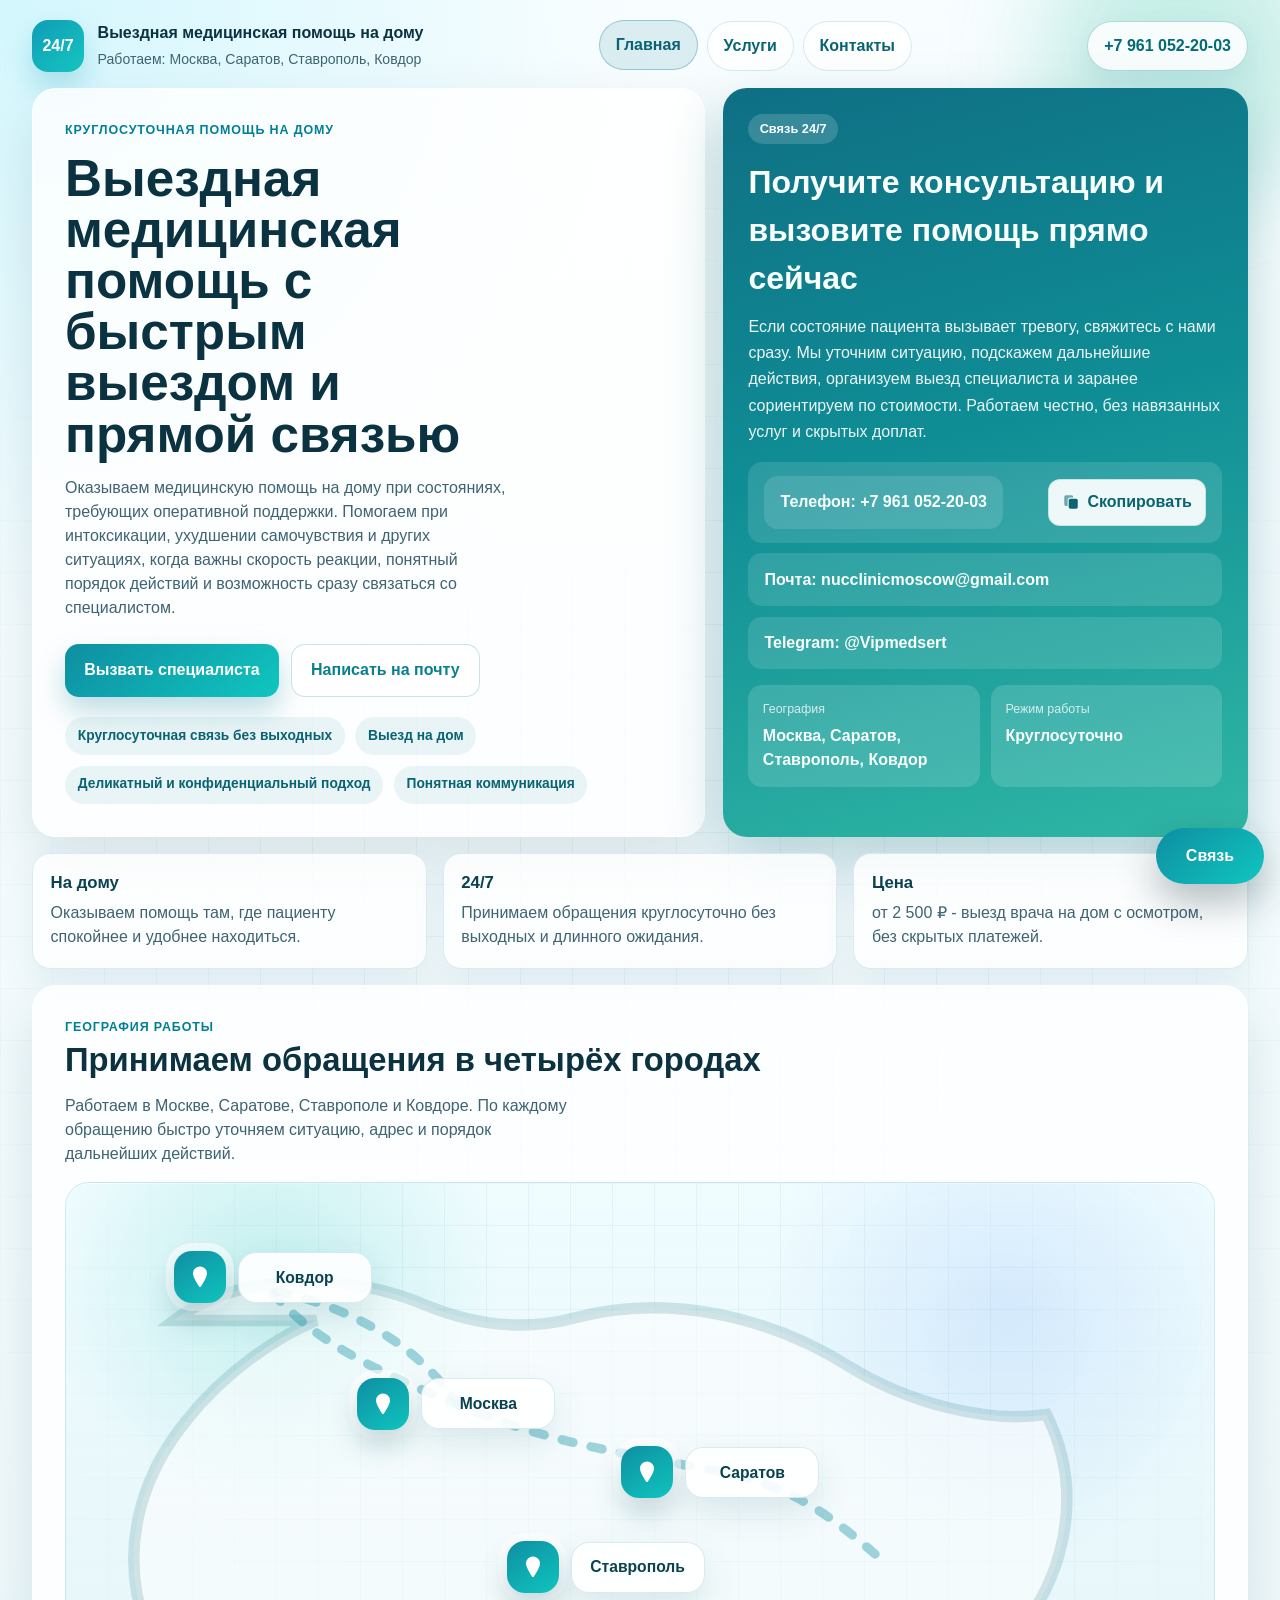
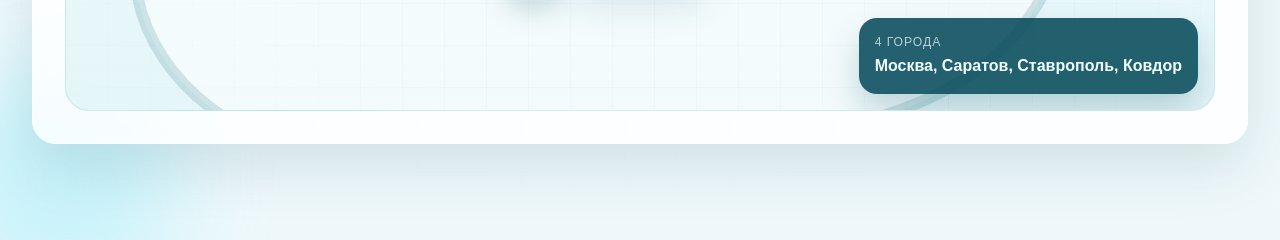
<file: index.html>
<!doctype html>
<html lang="ru">
  <head>
    <meta charset="UTF-8" />
    <meta http-equiv="X-UA-Compatible" content="IE=edge" />
    <meta name="viewport" content="width=device-width, initial-scale=1.0" />
    <link rel="icon" type="image/svg+xml" href="/favicon.svg" />
    <link rel="canonical" href="https://vipmedmoscow.ru/" />
    <meta
      name="description"
      content="Выездная медицинская помощь по Москве: капельницы на дому, помощь при интоксикации, срочный выезд 24/7. Быстрая связь по телефону, Telegram и WhatsApp."
    />
    <meta
      name="keywords"
      content="выездная медицинская помощь Москва, капельница на дому Москва, медицинская помощь на дому, помощь при интоксикации Москва, выезд врача на дом Москва"
    />
    <meta name="robots" content="index,follow,max-image-preview:large" />
    <meta property="og:type" content="website" />
    <meta property="og:locale" content="ru_RU" />
    <meta property="og:url" content="https://vipmedmoscow.ru/" />
    <meta
      property="og:title"
      content="Выездная медицинская помощь по Москве на дому | Капельницы и срочный выезд 24/7"
    />
    <meta
      property="og:description"
      content="Выездная медицинская помощь по Москве: капельницы на дому, помощь при интоксикации, срочный выезд 24/7. Быстрая связь по телефону, Telegram и WhatsApp."
    />
    <meta name="theme-color" content="#0e8ea2" />
    <meta name="geo.region" content="RU-MOW" />
    <meta name="geo.placename" content="Москва" />
    <title>Выездная медицинская помощь по Москве на дому | Капельницы и срочный выезд 24/7</title>
    <script type="module" crossorigin src="/assets/main-B5pmVSAP.js"></script>
    <link rel="stylesheet" crossorigin href="/assets/main-BlgDzdpM.css">
  </head>
  <body>
    <div id="root"></div>
  </body>
</html>
</file>
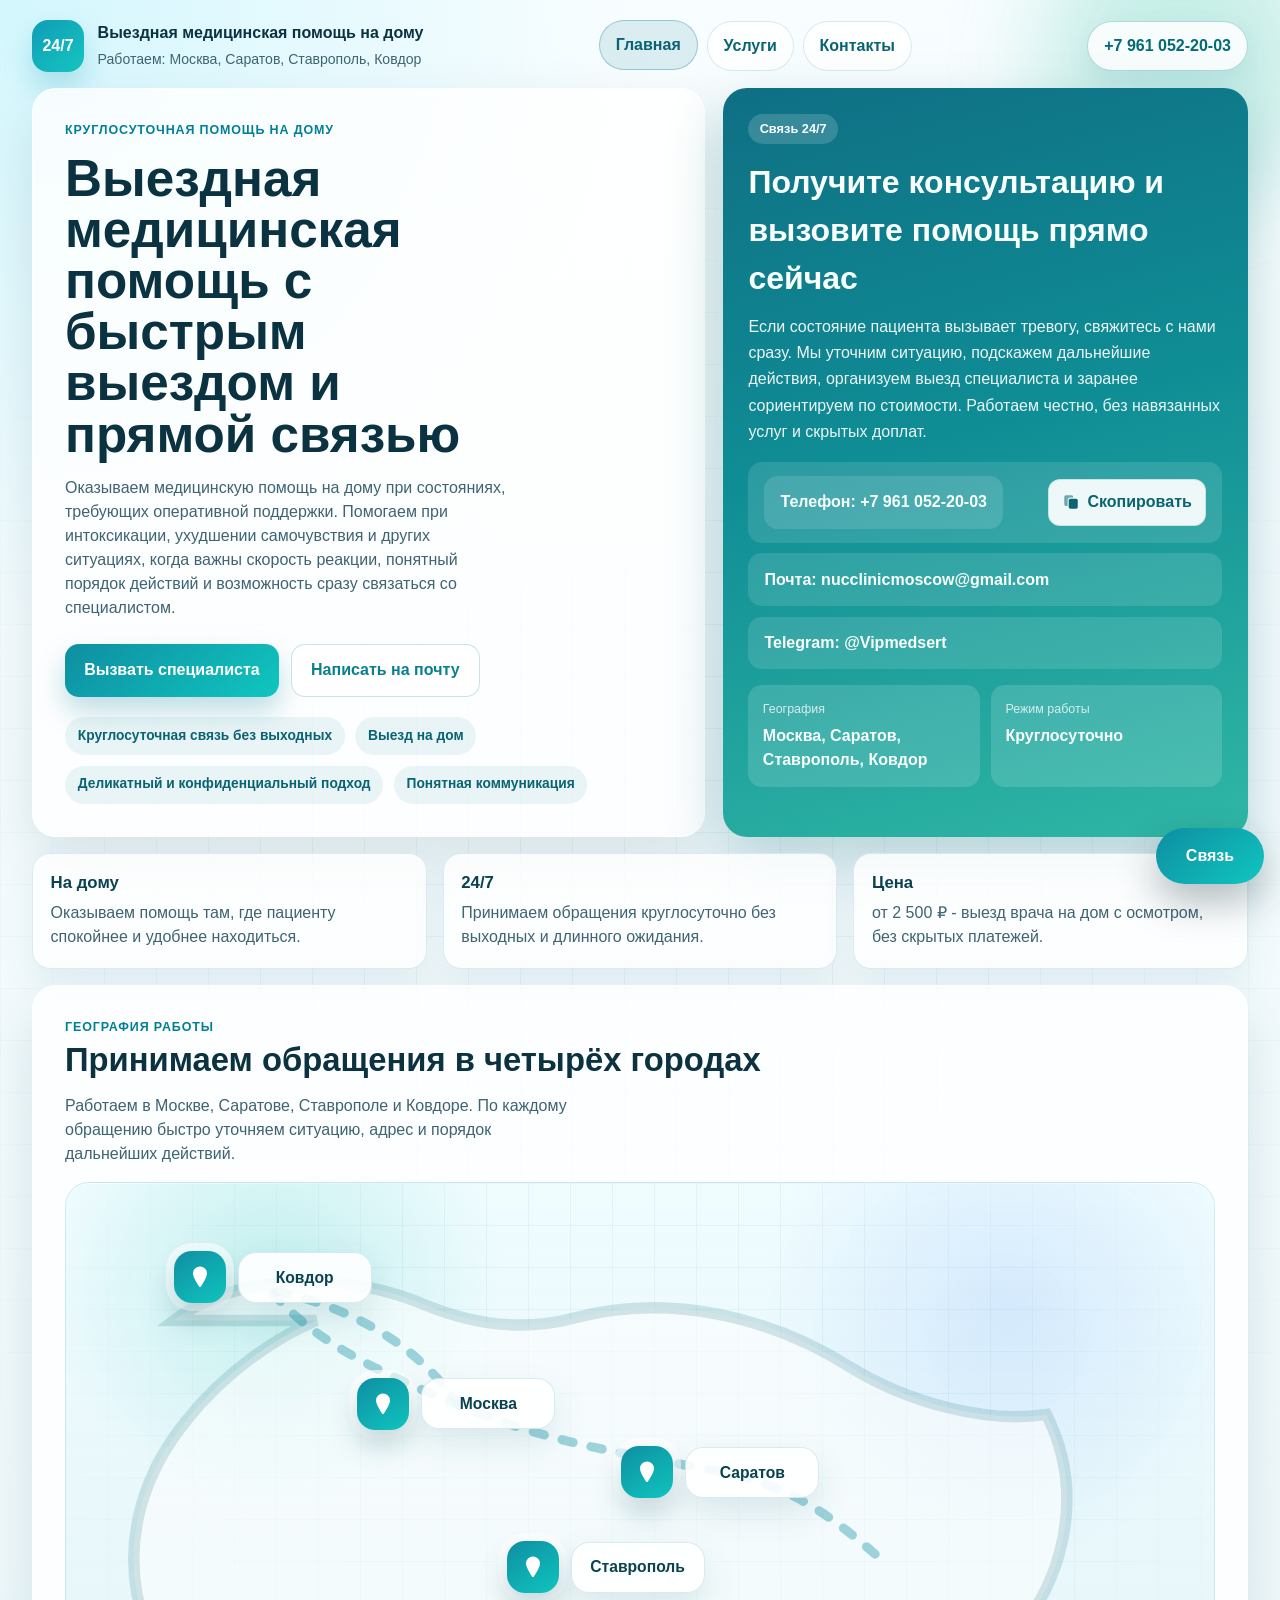
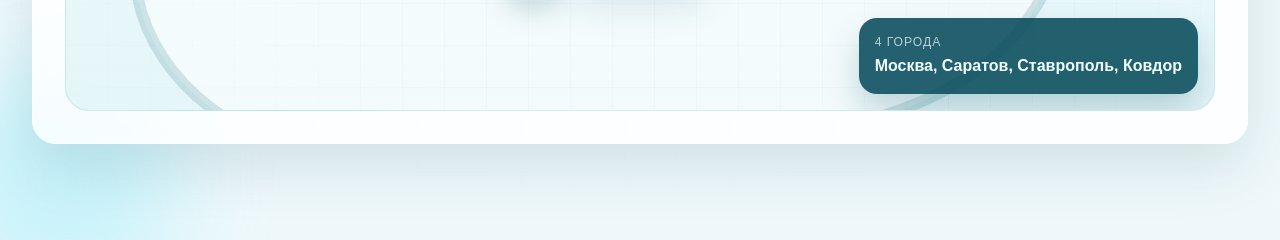
<file: goroda/index.html>
<!doctype html>
<html lang="ru">
  <head>
    <meta charset="UTF-8" />
    <meta http-equiv="X-UA-Compatible" content="IE=edge" />
    <meta name="viewport" content="width=device-width, initial-scale=1.0" />
    <link rel="icon" type="image/svg+xml" href="/favicon.svg" />
    <link rel="canonical" href="https://vipmedmoscow.ru/goroda/" />
    <meta name="description" content="Отдельные локальные страницы по Москве, Саратову, Ставрополю и Ковдору. Структура создана для усиления видимости сайта в региональном поиске." />
    <meta name="keywords" content="города обслуживания, Москва, Саратов, Ставрополь, Ковдор, локальное SEO" />
    <meta name="robots" content="index,follow,max-image-preview:large" />
    <meta property="og:type" content="website" />
    <meta property="og:locale" content="ru_RU" />
    <meta property="og:url" content="https://vipmedmoscow.ru/goroda/" />
    <meta property="og:title" content="Города обслуживания | Москва, Саратов, Ставрополь, Ковдор" />
    <meta property="og:description" content="Отдельные локальные страницы по Москве, Саратову, Ставрополю и Ковдору. Структура создана для усиления видимости сайта в региональном поиске." />
    <meta name="theme-color" content="#0e8ea2" />
    <meta name="geo.placename" content="Россия" />
    <title>Города обслуживания | Москва, Саратов, Ставрополь, Ковдор</title>
    <script type="module" crossorigin src="/assets/main-B5pmVSAP.js"></script>
    <link rel="stylesheet" crossorigin href="/assets/main-BlgDzdpM.css">
  </head>
  <body>
    <div id="root"></div>
  </body>
</html>
</file>
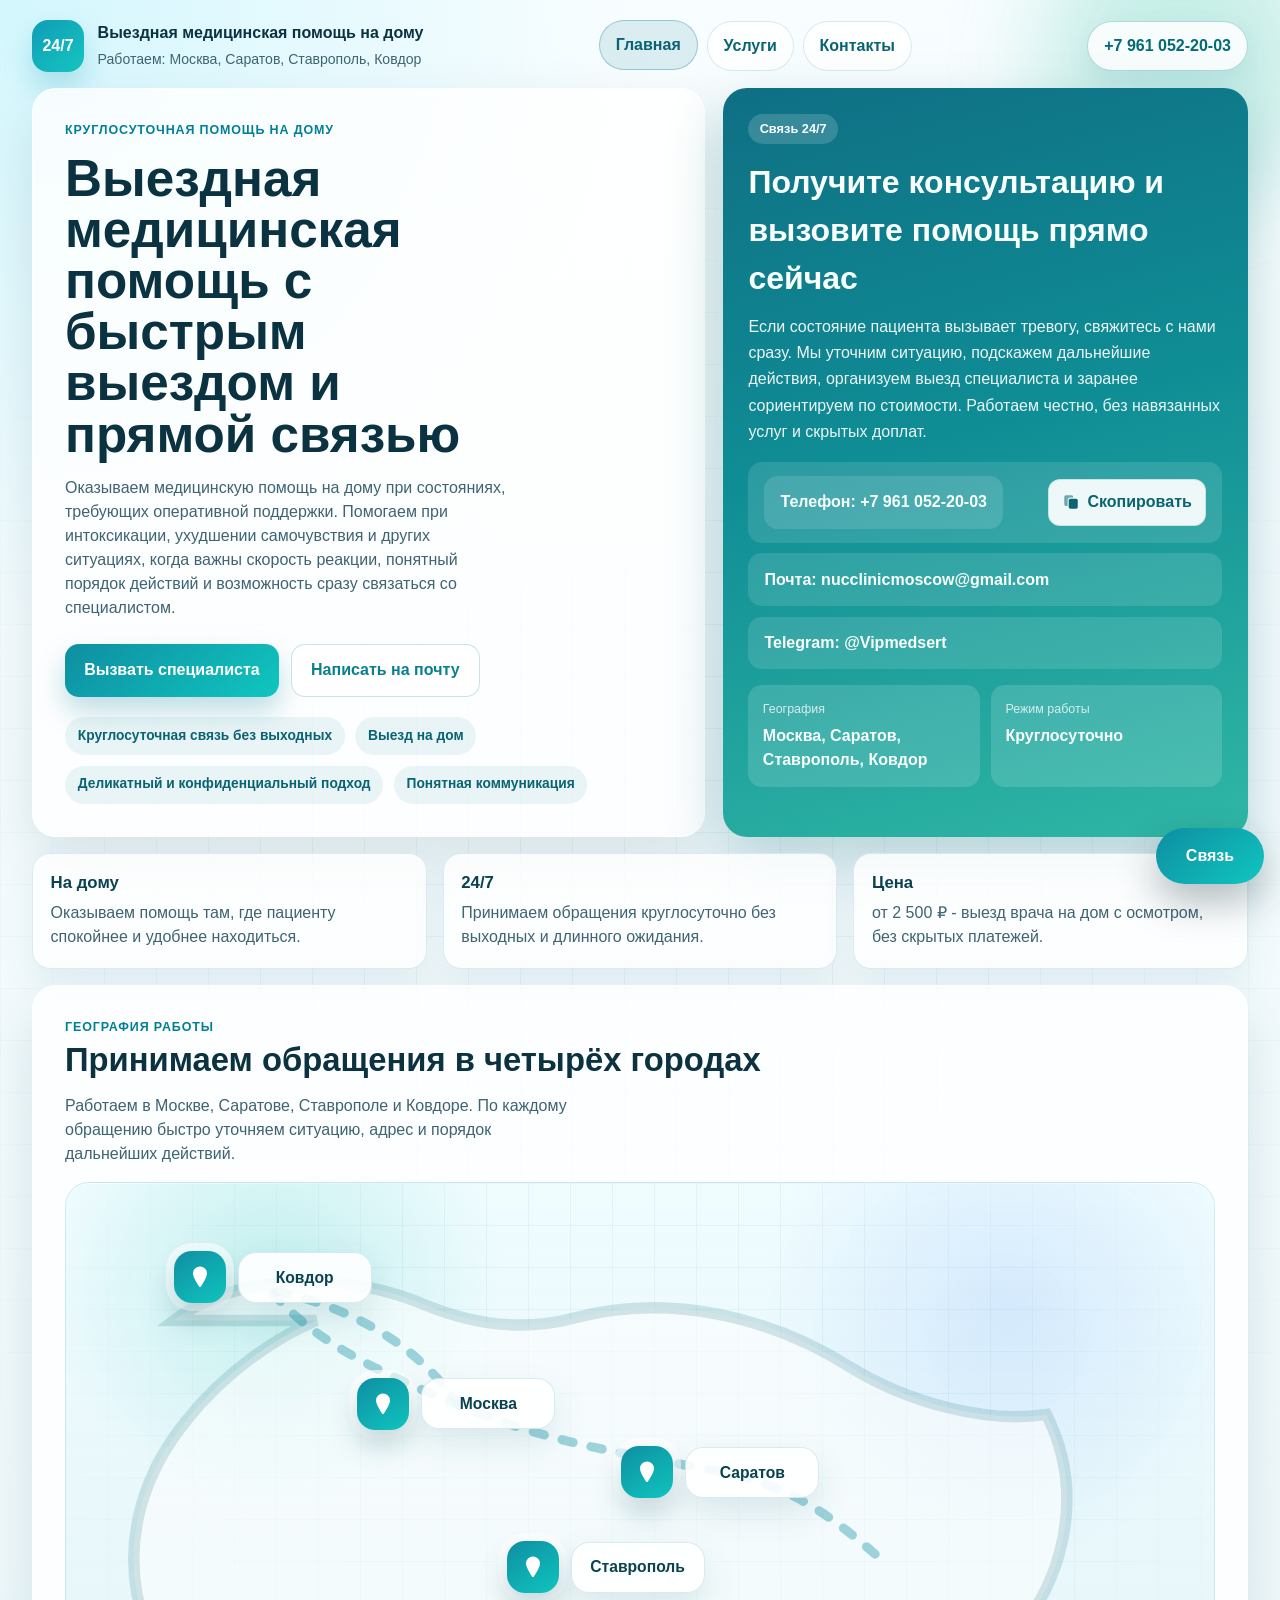
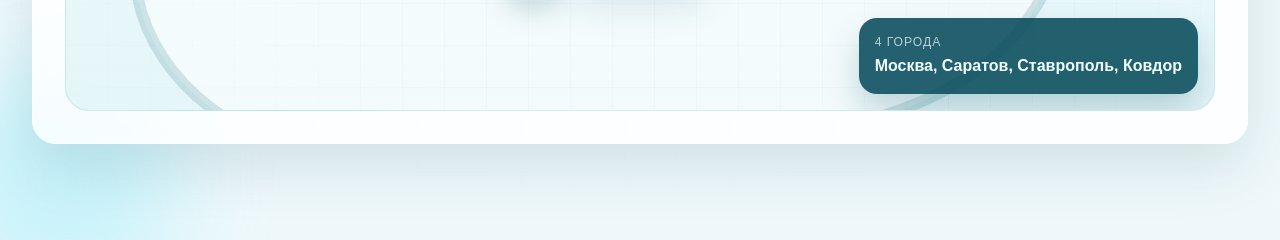
<file: kapelnicy-na-domu-v-moskve/index.html>
<!doctype html>
<html lang="ru">
  <head>
    <meta charset="UTF-8" />
    <meta http-equiv="X-UA-Compatible" content="IE=edge" />
    <meta name="viewport" content="width=device-width, initial-scale=1.0" />
    <link rel="icon" type="image/svg+xml" href="/favicon.svg" />
    <link rel="canonical" href="https://vipmedmoscow.ru/kapelnicy-na-domu-v-moskve/" />
    <meta name="description" content="Капельницы на дому в Москве с отдельной посадочной страницей под локальный спрос, срочную связь и выездной формат помощи." />
    <meta name="keywords" content="капельницы на дому Москва, выездная помощь Москва, медицинская помощь на дому Москва" />
    <meta name="robots" content="index,follow,max-image-preview:large" />
    <meta property="og:type" content="website" />
    <meta property="og:locale" content="ru_RU" />
    <meta property="og:url" content="https://vipmedmoscow.ru/kapelnicy-na-domu-v-moskve/" />
    <meta property="og:title" content="Капельницы на дому в Москве | Выездная медицинская помощь 24/7" />
    <meta property="og:description" content="Капельницы на дому в Москве с отдельной посадочной страницей под локальный спрос, срочную связь и выездной формат помощи." />
    <meta name="theme-color" content="#0e8ea2" />
    <meta name="geo.placename" content="Москва" />
    <title>Капельницы на дому в Москве | Выездная медицинская помощь 24/7</title>
    <script type="module" crossorigin src="/assets/main-B5pmVSAP.js"></script>
    <link rel="stylesheet" crossorigin href="/assets/main-BlgDzdpM.css">
  </head>
  <body>
    <div id="root"></div>
  </body>
</html>
</file>
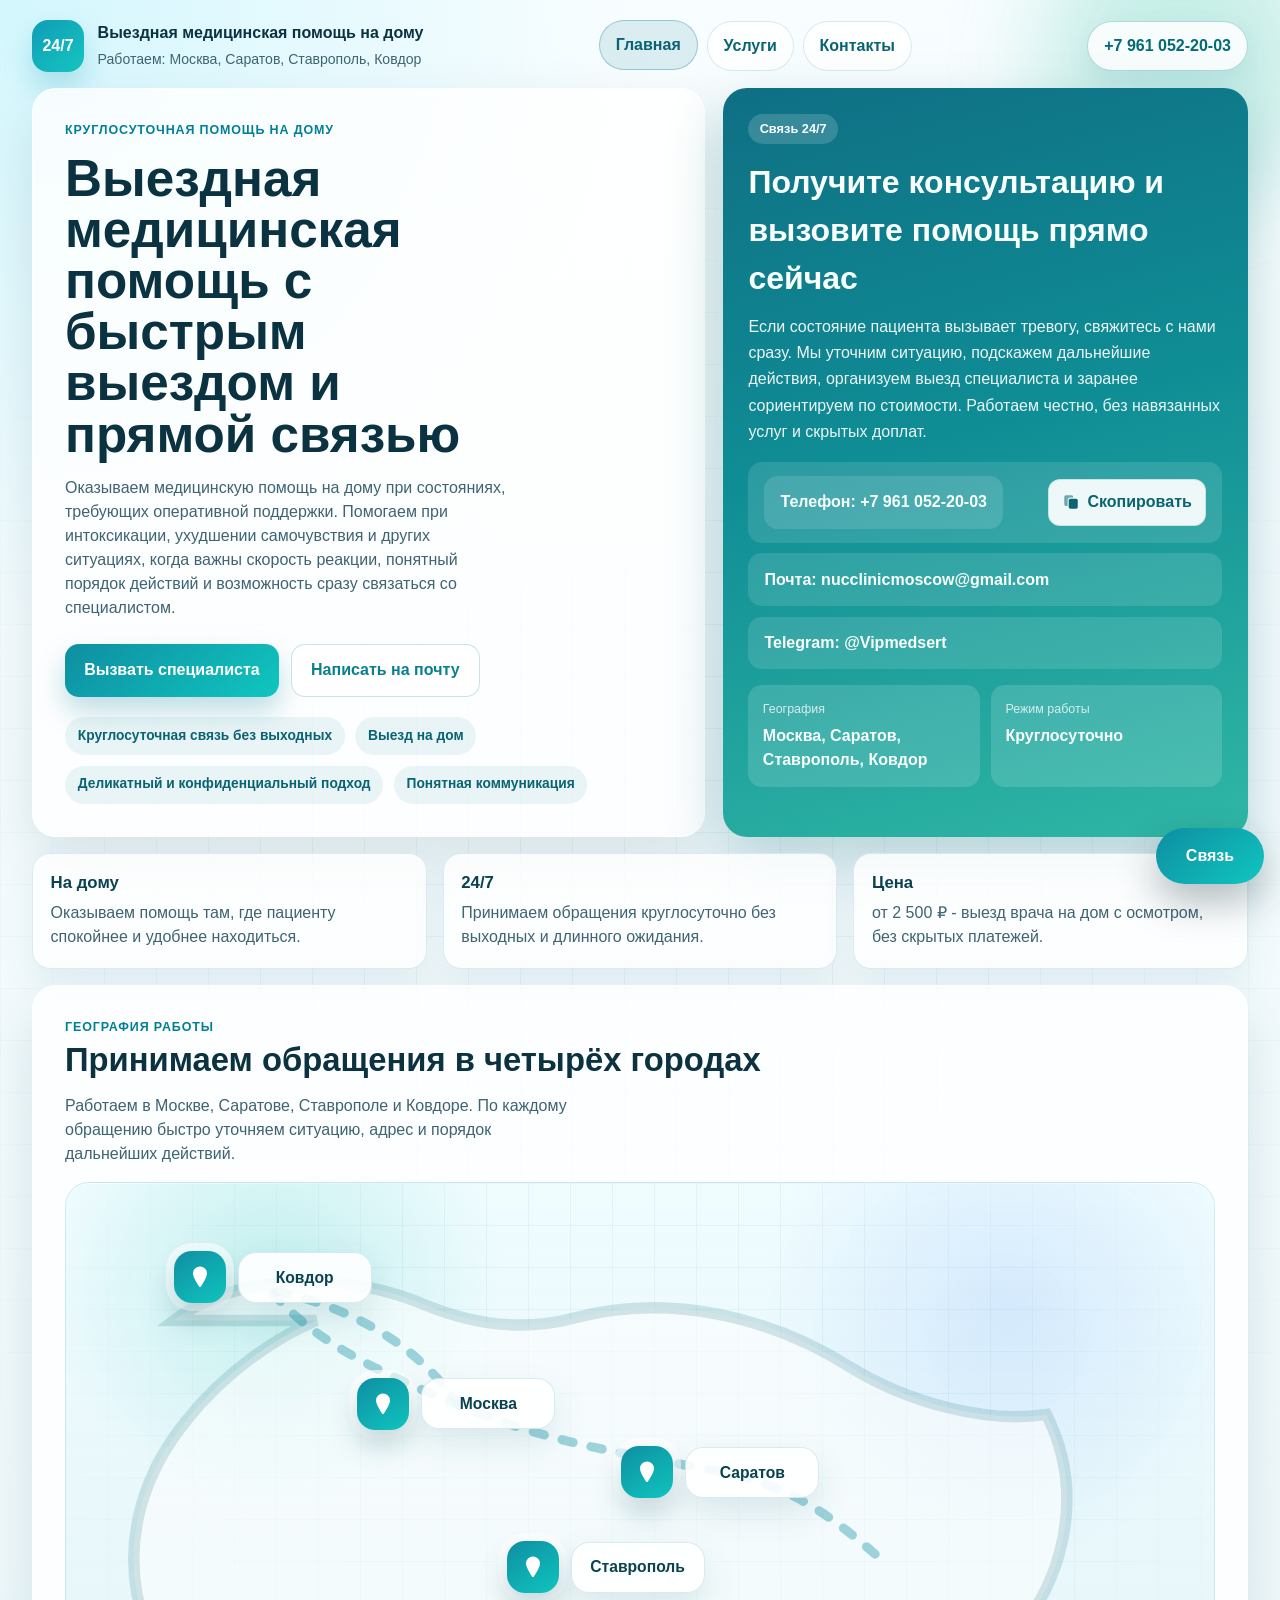
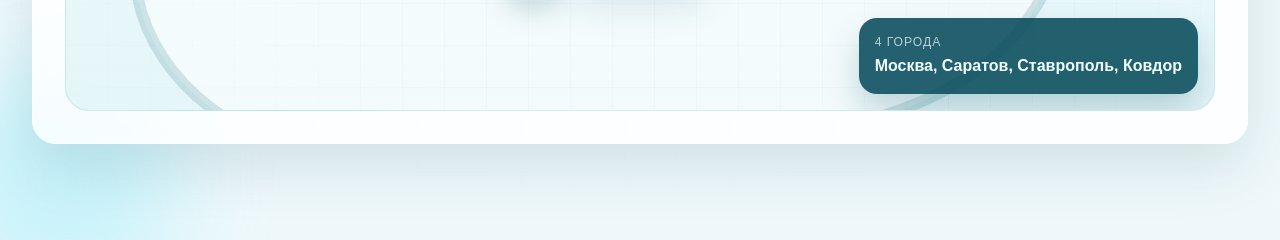
<file: kontakty/index.html>
<!doctype html>
<html lang="ru">
  <head>
    <meta charset="UTF-8" />
    <meta http-equiv="X-UA-Compatible" content="IE=edge" />
    <meta name="viewport" content="width=device-width, initial-scale=1.0" />
    <link rel="icon" type="image/svg+xml" href="/favicon.svg" />
    <link rel="canonical" href="https://vipmedmoscow.ru/kontakty/" />
    <meta
      name="description"
      content="Свяжитесь с выездной медицинской службой по Москве: телефон, почта, Telegram и WhatsApp. Круглосуточный приём обращений."
    />
    <meta
      name="keywords"
      content="контакты выездной медицинской помощи Москва, телефон, WhatsApp, Telegram"
    />
    <meta name="robots" content="index,follow,max-image-preview:large" />
    <meta property="og:type" content="website" />
    <meta property="og:locale" content="ru_RU" />
    <meta property="og:url" content="https://vipmedmoscow.ru/kontakty/" />
    <meta
      property="og:title"
      content="Контакты выездной медицинской помощи по Москве | Телефон, WhatsApp, Telegram"
    />
    <meta
      property="og:description"
      content="Свяжитесь с выездной медицинской службой по Москве: телефон, почта, Telegram и WhatsApp. Круглосуточный приём обращений."
    />
    <meta name="theme-color" content="#0e8ea2" />
    <title>Контакты выездной медицинской помощи по Москве | Телефон, WhatsApp, Telegram</title>
    <script type="module" crossorigin src="/assets/main-B5pmVSAP.js"></script>
    <link rel="stylesheet" crossorigin href="/assets/main-BlgDzdpM.css">
  </head>
  <body>
    <div id="root"></div>
  </body>
</html>
</file>
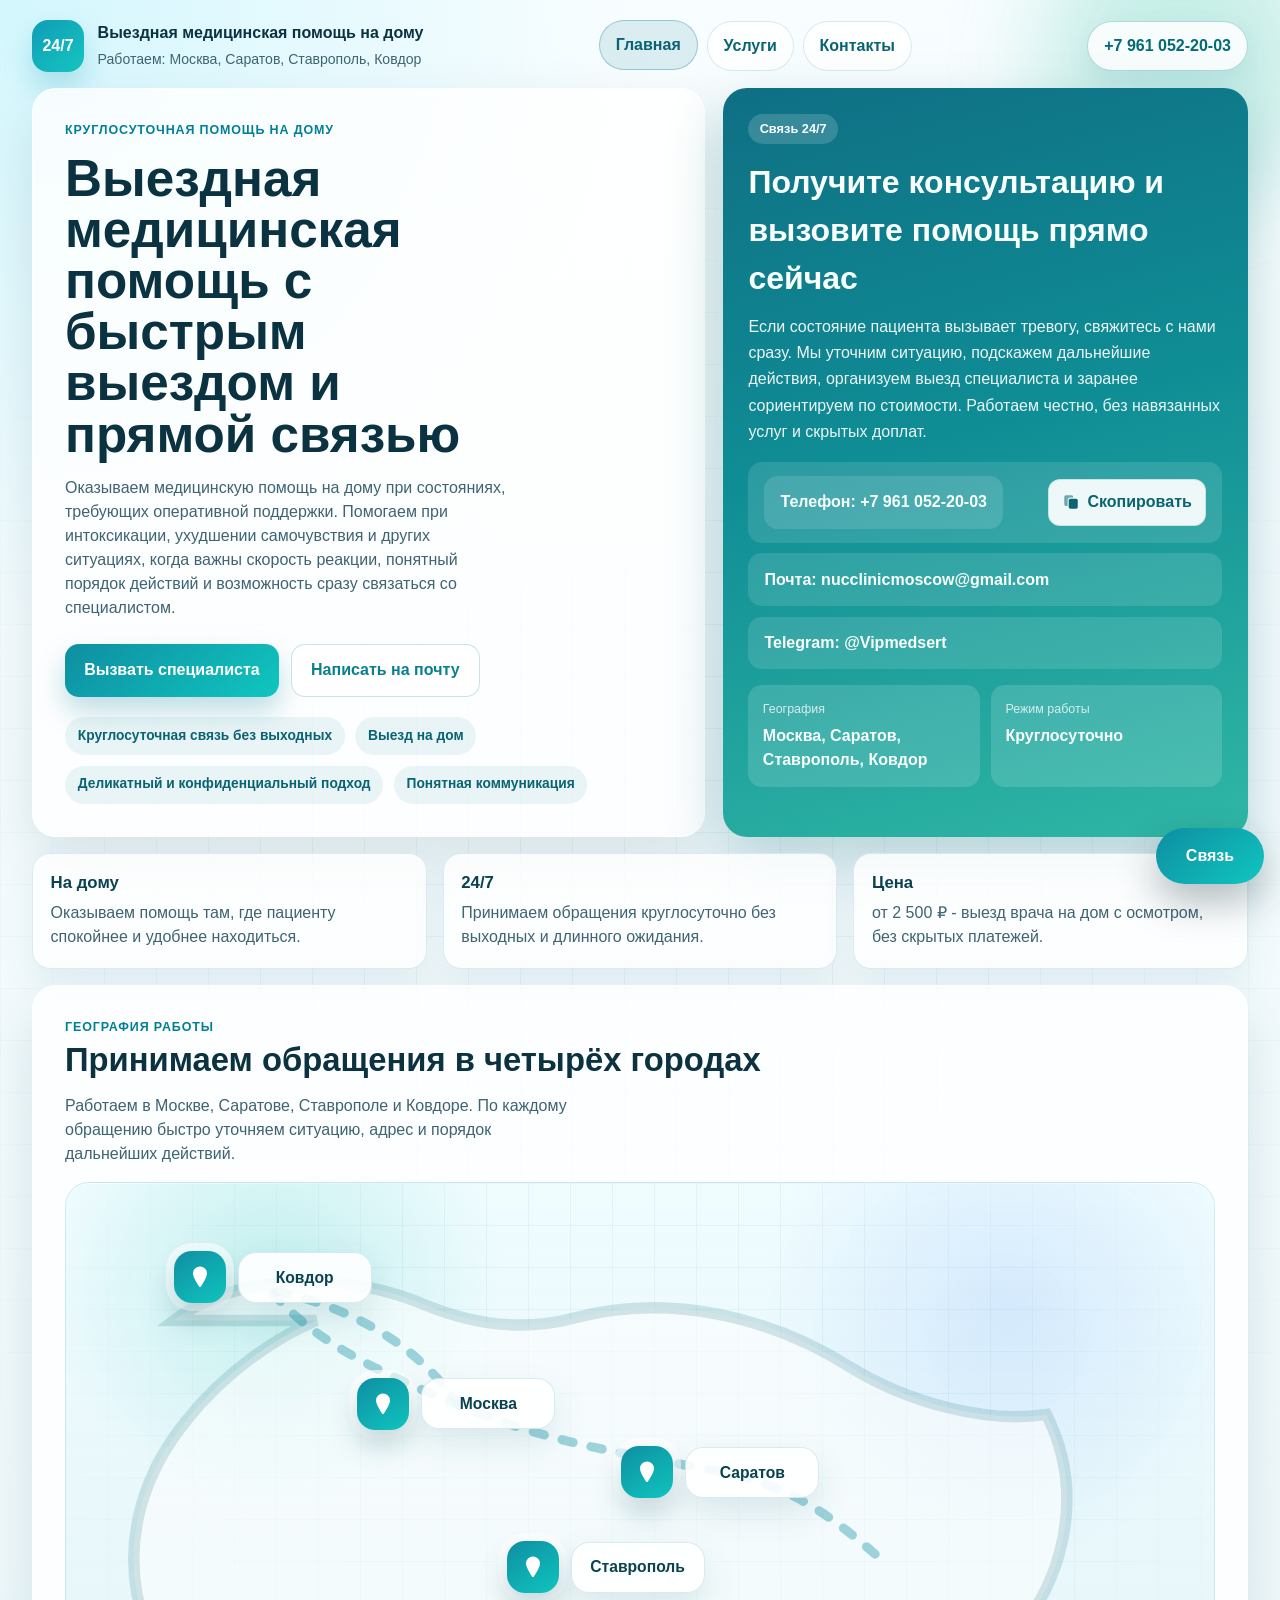
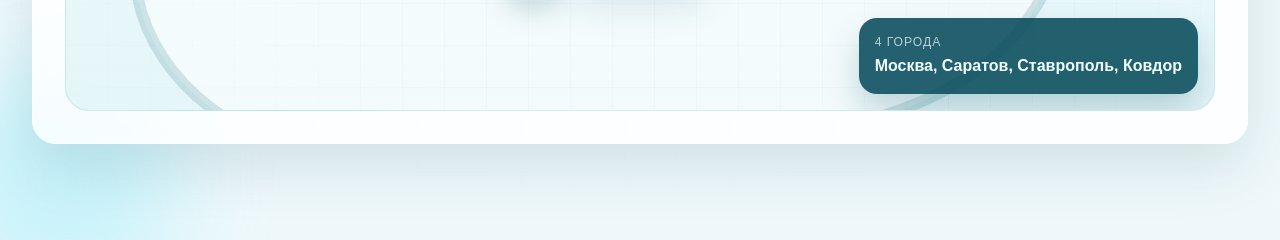
<file: kovdor/index.html>
<!doctype html>
<html lang="ru">
  <head>
    <meta charset="UTF-8" />
    <meta http-equiv="X-UA-Compatible" content="IE=edge" />
    <meta name="viewport" content="width=device-width, initial-scale=1.0" />
    <link rel="icon" type="image/svg+xml" href="/favicon.svg" />
    <link rel="canonical" href="https://vipmedmoscow.ru/kovdor/" />
    <meta name="description" content="Выездная медицинская помощь в Ковдоре: капельницы на дому, поддержка при интоксикации, срочная консультация и отдельный локальный акцент под Ковдор." />
    <meta name="keywords" content="выездная медицинская помощь Ковдор, капельница на дому Ковдор, помощь на дому Ковдор, медицинская помощь 24/7 Ковдор" />
    <meta name="robots" content="index,follow,max-image-preview:large" />
    <meta property="og:type" content="website" />
    <meta property="og:locale" content="ru_RU" />
    <meta property="og:url" content="https://vipmedmoscow.ru/kovdor/" />
    <meta property="og:title" content="Выездная медицинская помощь в Ковдоре | Капельницы на дому и срочная связь" />
    <meta property="og:description" content="Выездная медицинская помощь в Ковдоре: капельницы на дому, поддержка при интоксикации, срочная консультация и отдельный локальный акцент под Ковдор." />
    <meta name="theme-color" content="#0e8ea2" />
    <meta name="geo.placename" content="Ковдор" />
    <title>Выездная медицинская помощь в Ковдоре | Капельницы на дому и срочная связь</title>
    <script type="module" crossorigin src="/assets/main-B5pmVSAP.js"></script>
    <link rel="stylesheet" crossorigin href="/assets/main-BlgDzdpM.css">
  </head>
  <body>
    <div id="root"></div>
  </body>
</html>
</file>
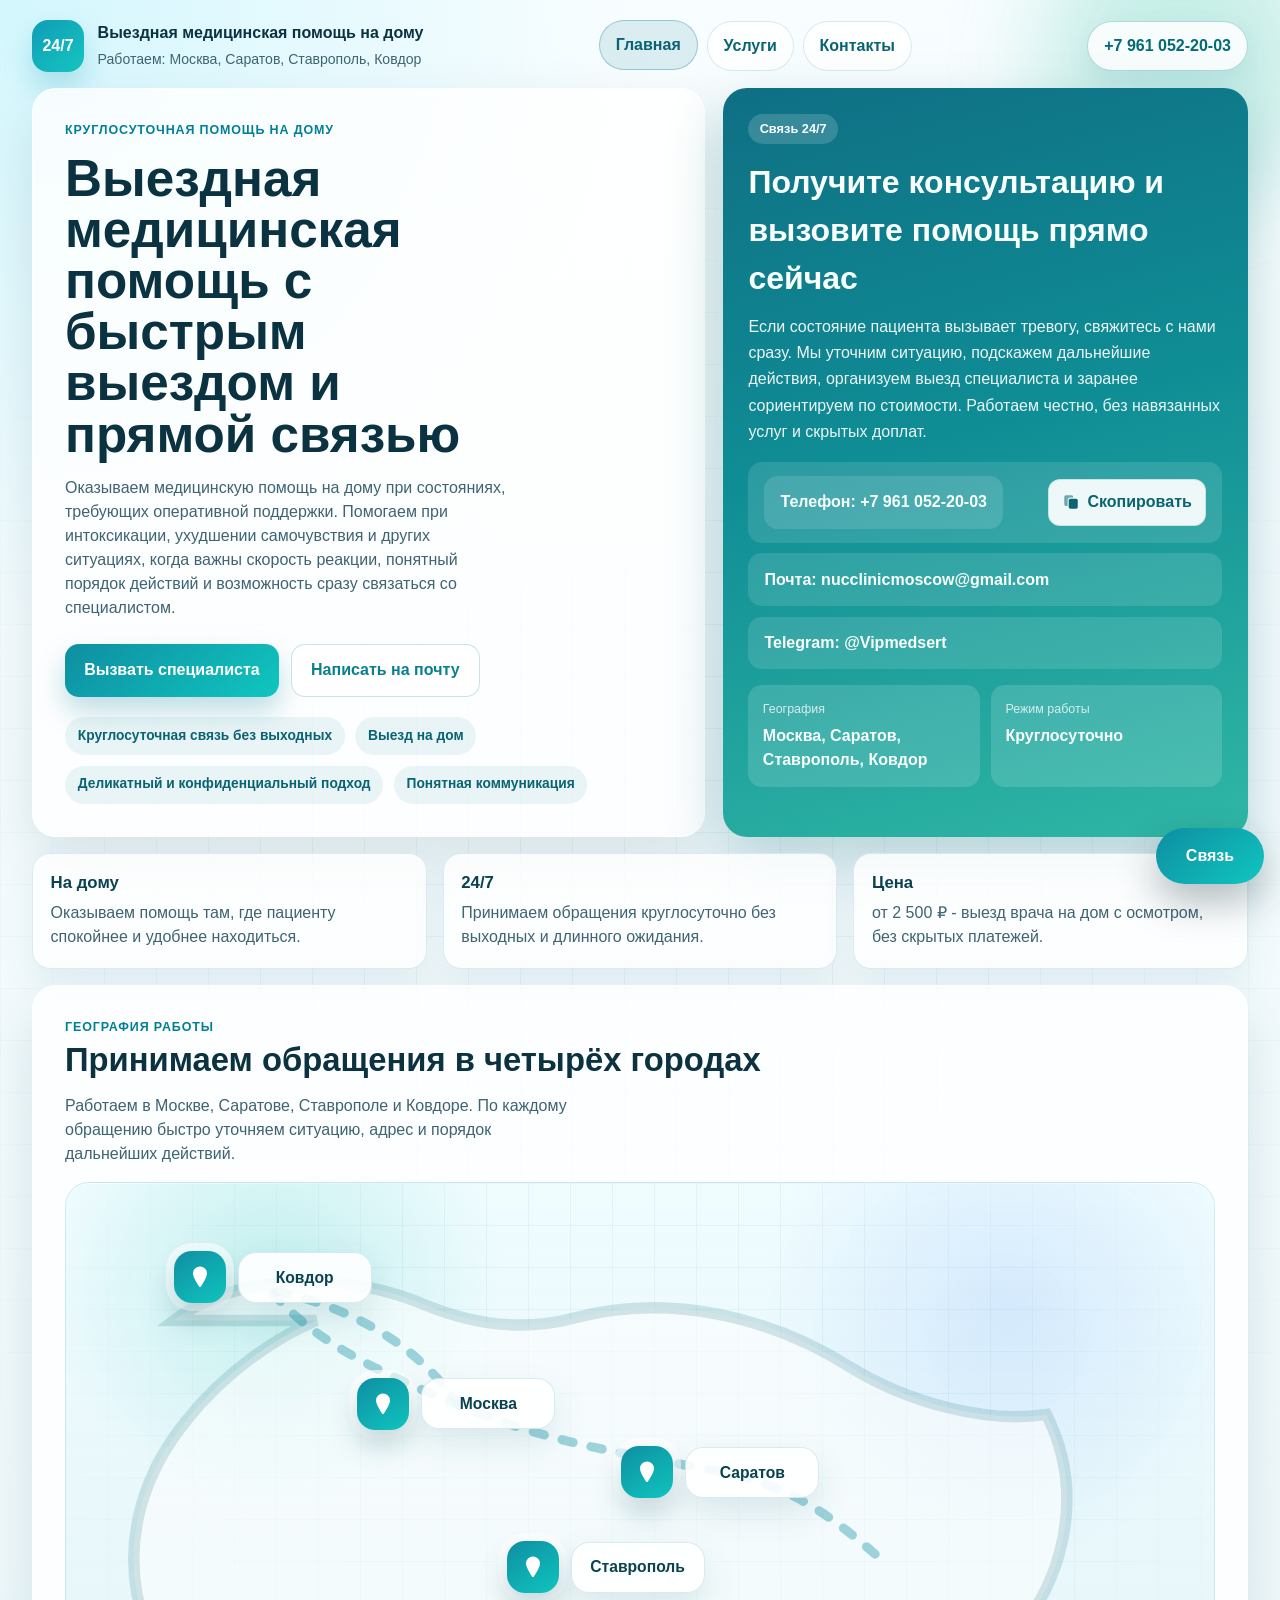
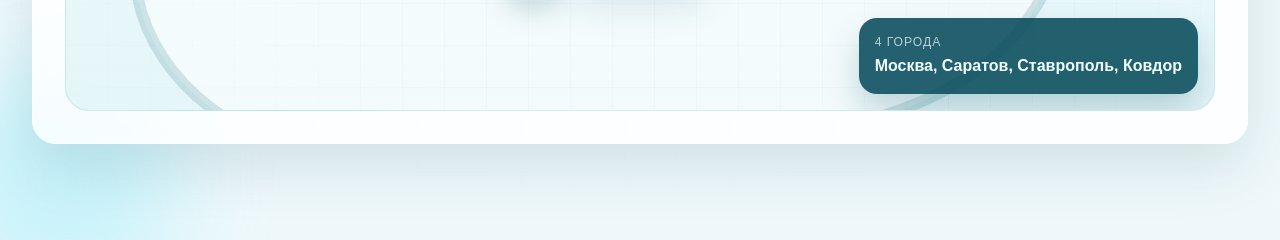
<file: meditsinskaya-pomoshch-na-domu-v-moskve/index.html>
<!doctype html>
<html lang="ru">
  <head>
    <meta charset="UTF-8" />
    <meta http-equiv="X-UA-Compatible" content="IE=edge" />
    <meta name="viewport" content="width=device-width, initial-scale=1.0" />
    <link rel="icon" type="image/svg+xml" href="/favicon.svg" />
    <link rel="canonical" href="https://vipmedmoscow.ru/meditsinskaya-pomoshch-na-domu-v-moskve/" />
    <meta name="description" content="Медицинская помощь на дому 24/7 в Москве с отдельным SEO-URL, локальными метаданными и быстрым переходом к связи." />
    <meta name="keywords" content="медицинская помощь на дому Москва, помощь 24/7 Москва, выездная помощь Москва" />
    <meta name="robots" content="index,follow,max-image-preview:large" />
    <meta property="og:type" content="website" />
    <meta property="og:locale" content="ru_RU" />
    <meta property="og:url" content="https://vipmedmoscow.ru/meditsinskaya-pomoshch-na-domu-v-moskve/" />
    <meta property="og:title" content="Медицинская помощь на дому 24/7 в Москве | Локальная посадочная страница" />
    <meta property="og:description" content="Медицинская помощь на дому 24/7 в Москве с отдельным SEO-URL, локальными метаданными и быстрым переходом к связи." />
    <meta name="theme-color" content="#0e8ea2" />
    <meta name="geo.placename" content="Москва" />
    <title>Медицинская помощь на дому 24/7 в Москве | Локальная посадочная страница</title>
    <script type="module" crossorigin src="/assets/main-B5pmVSAP.js"></script>
    <link rel="stylesheet" crossorigin href="/assets/main-BlgDzdpM.css">
  </head>
  <body>
    <div id="root"></div>
  </body>
</html>
</file>
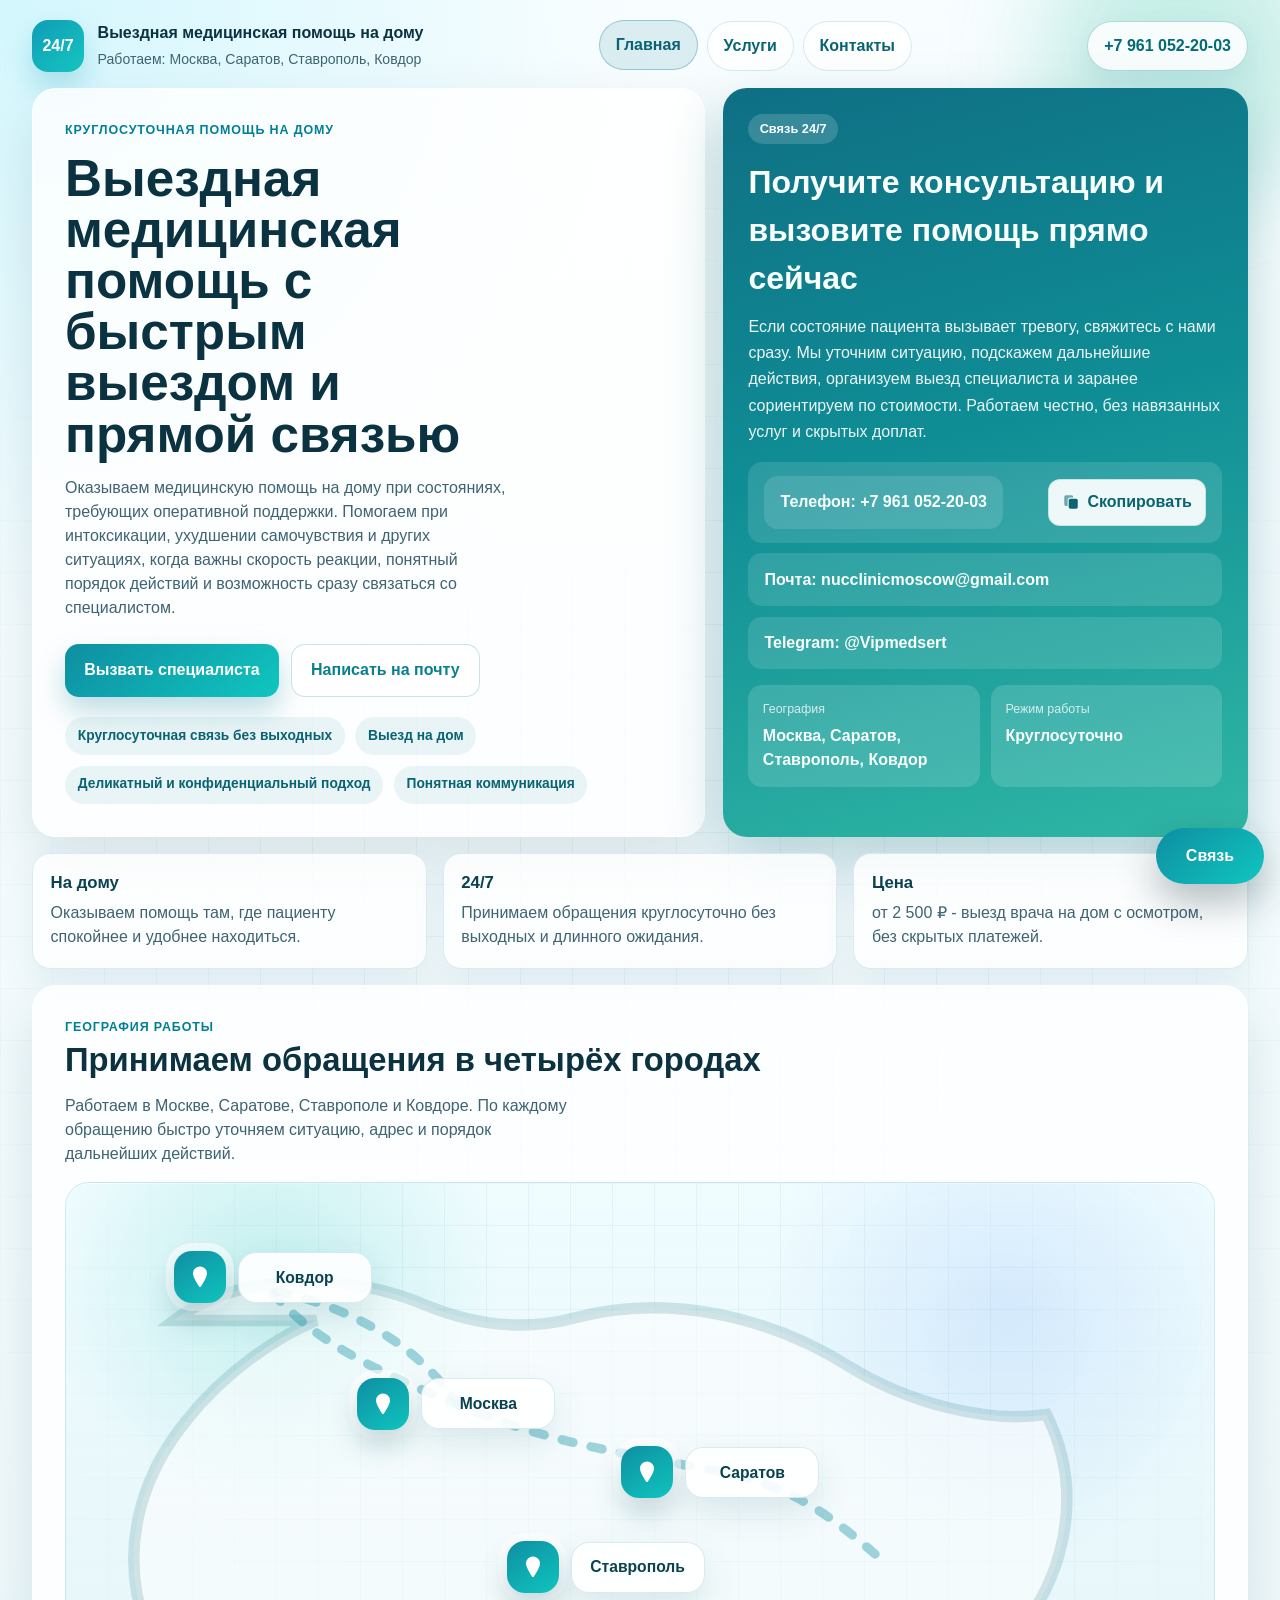
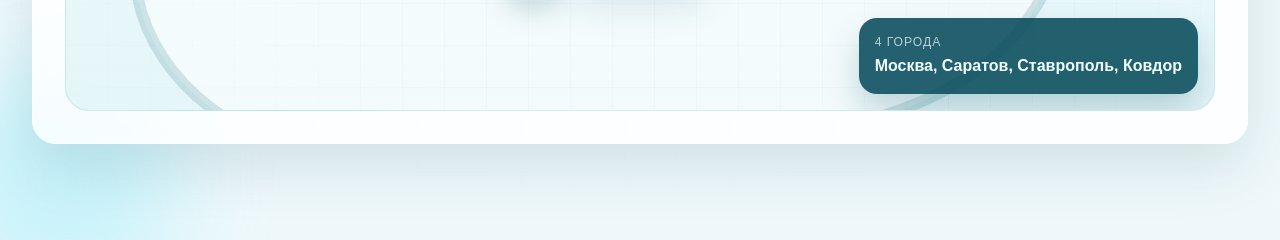
<file: moskva/index.html>
<!doctype html>
<html lang="ru">
  <head>
    <meta charset="UTF-8" />
    <meta http-equiv="X-UA-Compatible" content="IE=edge" />
    <meta name="viewport" content="width=device-width, initial-scale=1.0" />
    <link rel="icon" type="image/svg+xml" href="/favicon.svg" />
    <link rel="canonical" href="https://vipmedmoscow.ru/moskva/" />
    <meta name="description" content="Выездная медицинская помощь в Москве на дому: капельницы, поддержка при интоксикации, срочная связь по телефону, WhatsApp и Telegram 24/7." />
    <meta name="keywords" content="выездная медицинская помощь Москва, капельница на дому Москва, помощь на дому Москва, медицинская помощь 24/7 Москва" />
    <meta name="robots" content="index,follow,max-image-preview:large" />
    <meta property="og:type" content="website" />
    <meta property="og:locale" content="ru_RU" />
    <meta property="og:url" content="https://vipmedmoscow.ru/moskva/" />
    <meta property="og:title" content="Выездная медицинская помощь в Москве на дому | Капельницы и срочная связь 24/7" />
    <meta property="og:description" content="Выездная медицинская помощь в Москве на дому: капельницы, поддержка при интоксикации, срочная связь по телефону, WhatsApp и Telegram 24/7." />
    <meta name="theme-color" content="#0e8ea2" />
    <meta name="geo.placename" content="Москва" />
    <title>Выездная медицинская помощь в Москве на дому | Капельницы и срочная связь 24/7</title>
    <script type="module" crossorigin src="/assets/main-B5pmVSAP.js"></script>
    <link rel="stylesheet" crossorigin href="/assets/main-BlgDzdpM.css">
  </head>
  <body>
    <div id="root"></div>
  </body>
</html>
</file>
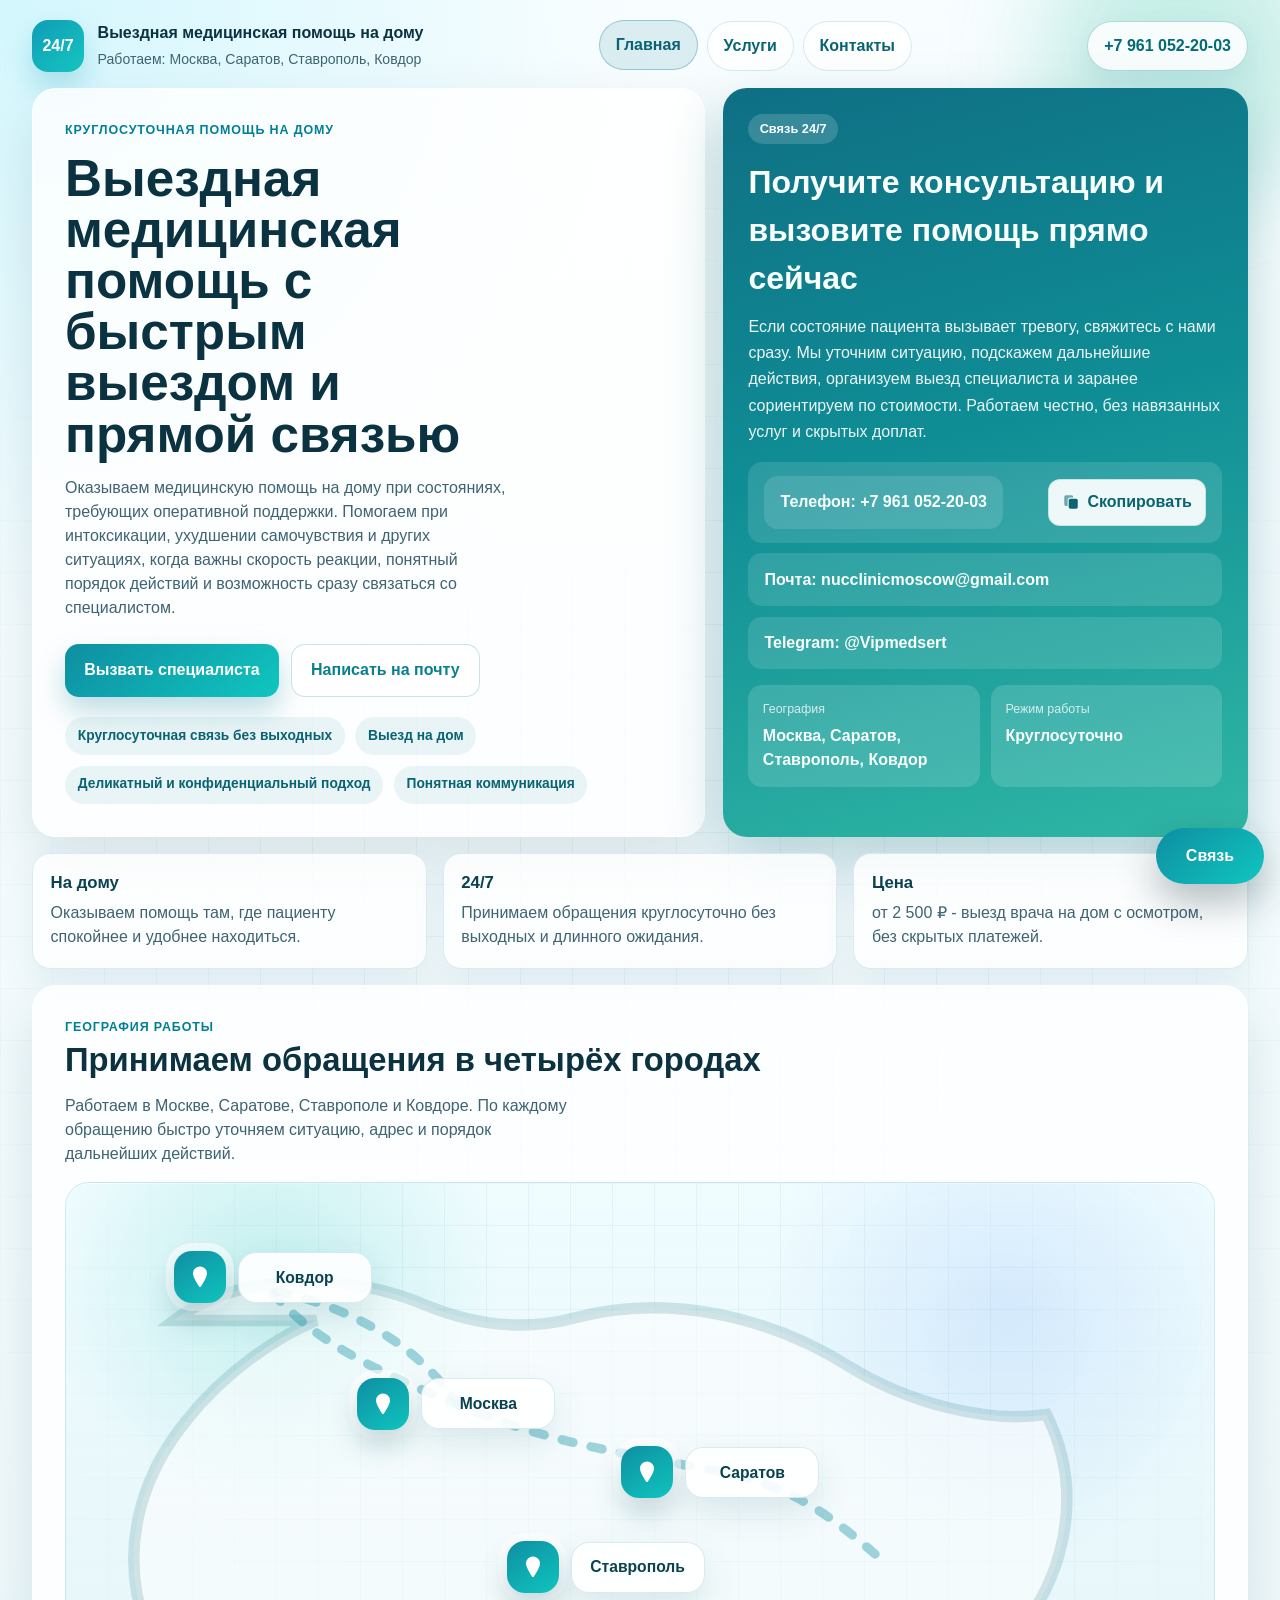
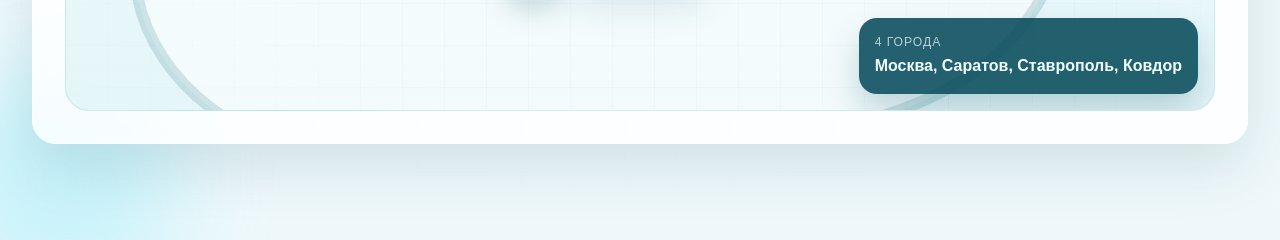
<file: pomoshch-pri-alkogolnoy-intoksikatsii-v-moskve/index.html>
<!doctype html>
<html lang="ru">
  <head>
    <meta charset="UTF-8" />
    <meta http-equiv="X-UA-Compatible" content="IE=edge" />
    <meta name="viewport" content="width=device-width, initial-scale=1.0" />
    <link rel="icon" type="image/svg+xml" href="/favicon.svg" />
    <link rel="canonical" href="https://vipmedmoscow.ru/pomoshch-pri-alkogolnoy-intoksikatsii-v-moskve/" />
    <meta name="description" content="Отдельная московская страница для запросов о помощи при интоксикации, выездной поддержке на дому и быстрой связи с компанией." />
    <meta name="keywords" content="интоксикация Москва, помощь при интоксикации Москва, помощь на дому Москва" />
    <meta name="robots" content="index,follow,max-image-preview:large" />
    <meta property="og:type" content="website" />
    <meta property="og:locale" content="ru_RU" />
    <meta property="og:url" content="https://vipmedmoscow.ru/pomoshch-pri-alkogolnoy-intoksikatsii-v-moskve/" />
    <meta property="og:title" content="Помощь при интоксикации в Москве | Выездная поддержка на дому" />
    <meta property="og:description" content="Отдельная московская страница для запросов о помощи при интоксикации, выездной поддержке на дому и быстрой связи с компанией." />
    <meta name="theme-color" content="#0e8ea2" />
    <meta name="geo.placename" content="Москва" />
    <title>Помощь при интоксикации в Москве | Выездная поддержка на дому</title>
    <script type="module" crossorigin src="/assets/main-B5pmVSAP.js"></script>
    <link rel="stylesheet" crossorigin href="/assets/main-BlgDzdpM.css">
  </head>
  <body>
    <div id="root"></div>
  </body>
</html>
</file>
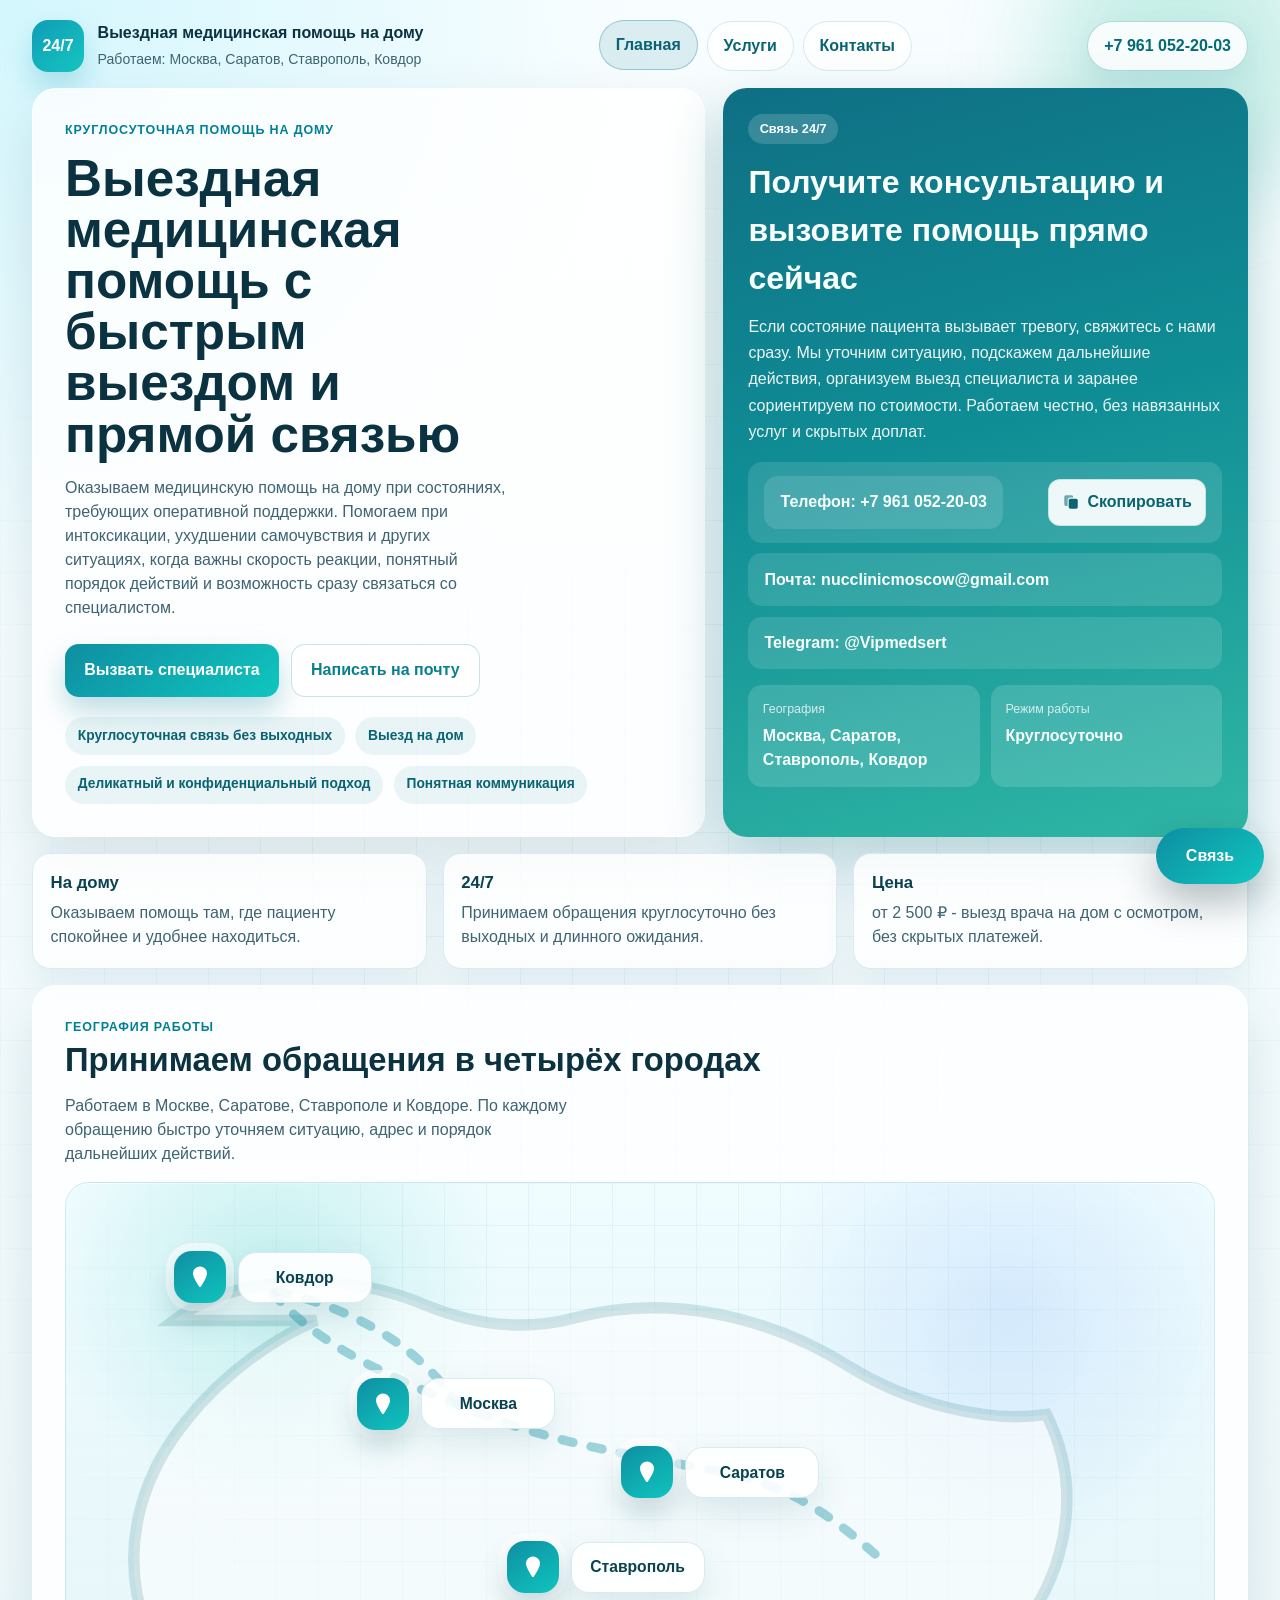
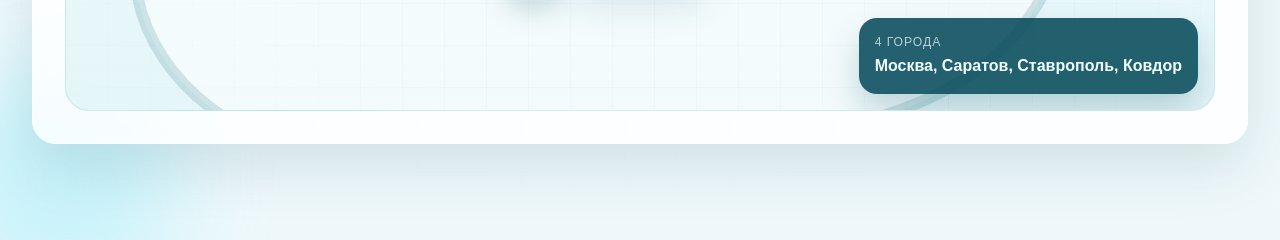
<file: saratov/index.html>
<!doctype html>
<html lang="ru">
  <head>
    <meta charset="UTF-8" />
    <meta http-equiv="X-UA-Compatible" content="IE=edge" />
    <meta name="viewport" content="width=device-width, initial-scale=1.0" />
    <link rel="icon" type="image/svg+xml" href="/favicon.svg" />
    <link rel="canonical" href="https://vipmedmoscow.ru/saratov/" />
    <meta name="description" content="Выездная медицинская помощь в Саратове: помощь на дому, капельницы, поддержка при интоксикации и удобная связь по телефону, WhatsApp и Telegram." />
    <meta name="keywords" content="выездная медицинская помощь Саратов, капельница на дому Саратов, помощь на дому Саратов, медицинская помощь 24/7 Саратов" />
    <meta name="robots" content="index,follow,max-image-preview:large" />
    <meta property="og:type" content="website" />
    <meta property="og:locale" content="ru_RU" />
    <meta property="og:url" content="https://vipmedmoscow.ru/saratov/" />
    <meta property="og:title" content="Выездная медицинская помощь в Саратове | Капельницы на дому и срочная консультация" />
    <meta property="og:description" content="Выездная медицинская помощь в Саратове: помощь на дому, капельницы, поддержка при интоксикации и удобная связь по телефону, WhatsApp и Telegram." />
    <meta name="theme-color" content="#0e8ea2" />
    <meta name="geo.placename" content="Саратов" />
    <title>Выездная медицинская помощь в Саратове | Капельницы на дому и срочная консультация</title>
    <script type="module" crossorigin src="/assets/main-B5pmVSAP.js"></script>
    <link rel="stylesheet" crossorigin href="/assets/main-BlgDzdpM.css">
  </head>
  <body>
    <div id="root"></div>
  </body>
</html>
</file>
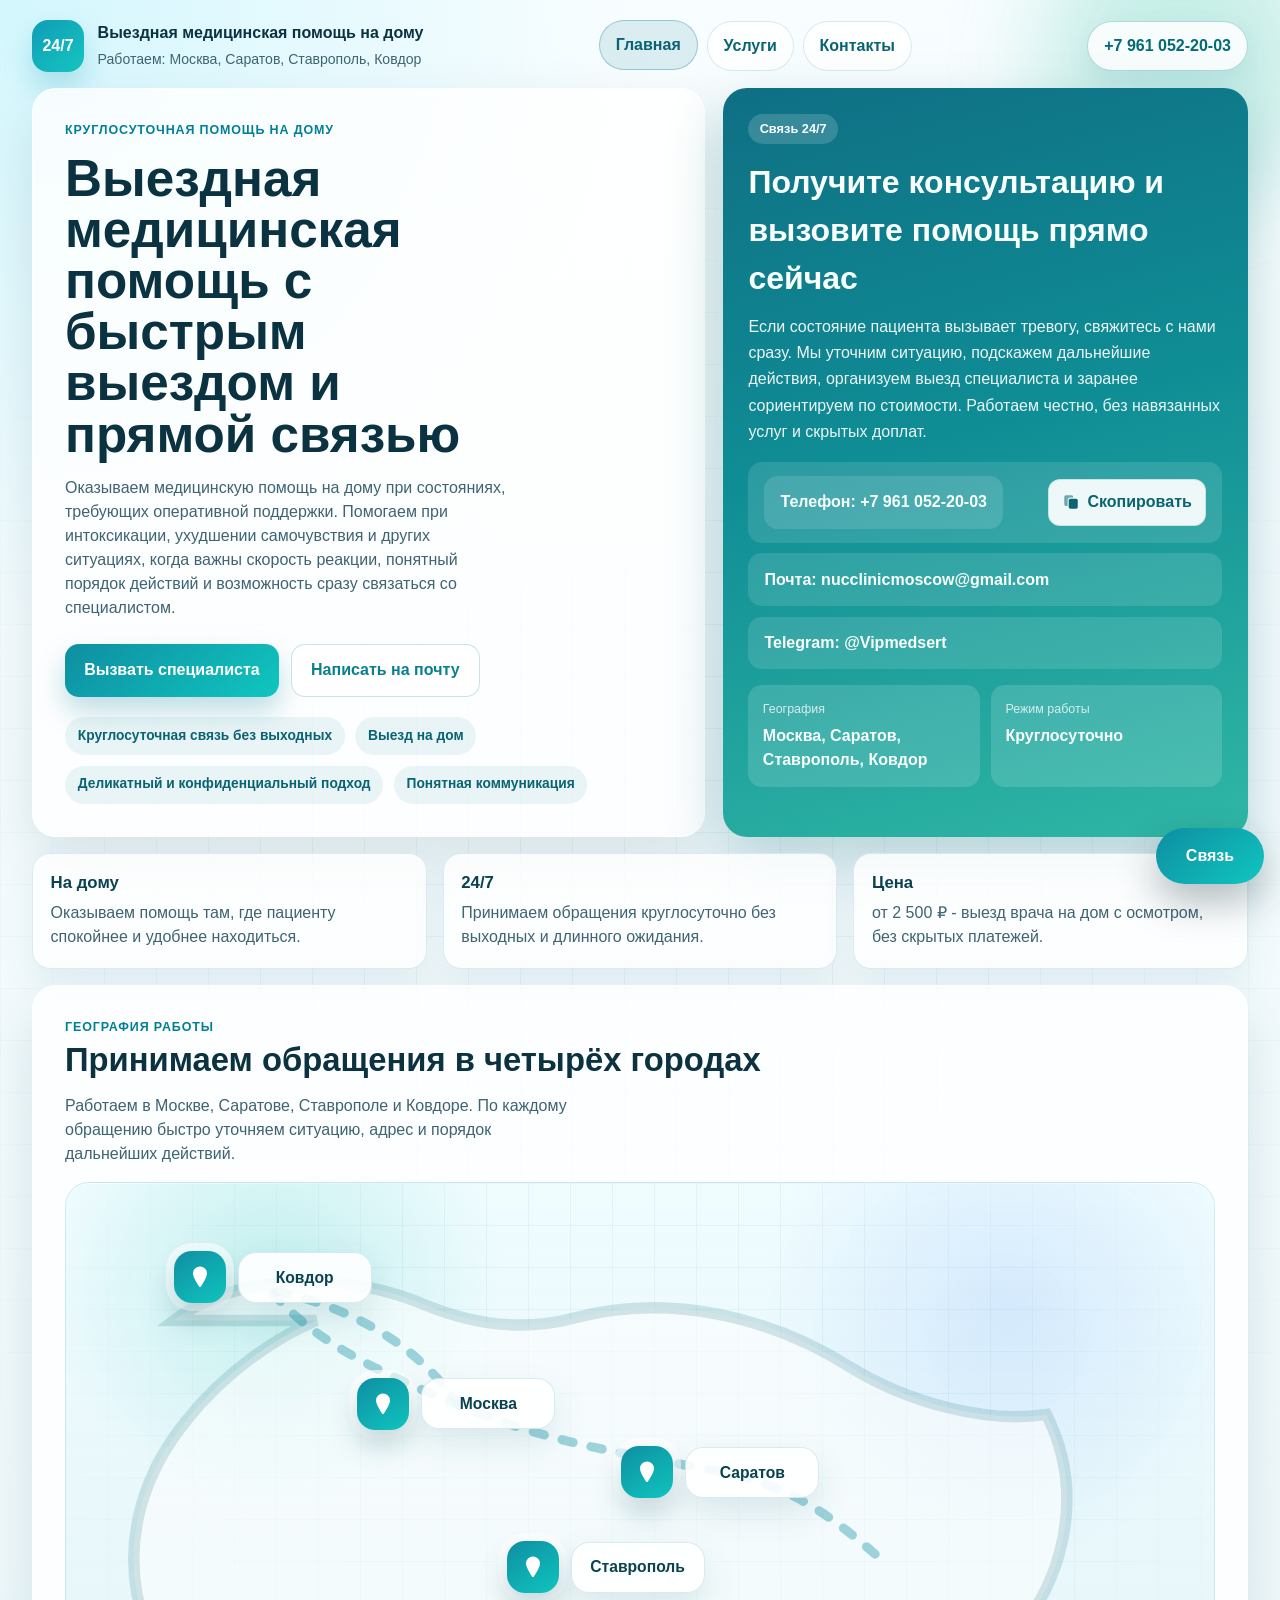
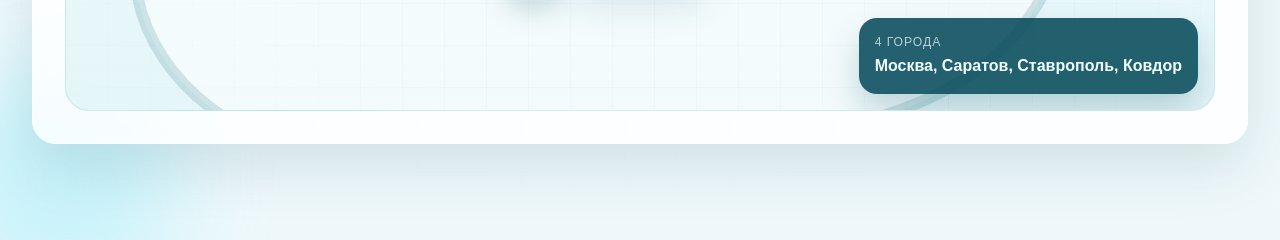
<file: stavropol/index.html>
<!doctype html>
<html lang="ru">
  <head>
    <meta charset="UTF-8" />
    <meta http-equiv="X-UA-Compatible" content="IE=edge" />
    <meta name="viewport" content="width=device-width, initial-scale=1.0" />
    <link rel="icon" type="image/svg+xml" href="/favicon.svg" />
    <link rel="canonical" href="https://vipmedmoscow.ru/stavropol/" />
    <meta name="description" content="Выездная медицинская помощь в Ставрополе: капельницы на дому, поддержка при интоксикации, срочная консультация и понятный формат обращения 24/7." />
    <meta name="keywords" content="выездная медицинская помощь Ставрополь, капельница на дому Ставрополь, помощь на дому Ставрополь, медицинская помощь 24/7 Ставрополь" />
    <meta name="robots" content="index,follow,max-image-preview:large" />
    <meta property="og:type" content="website" />
    <meta property="og:locale" content="ru_RU" />
    <meta property="og:url" content="https://vipmedmoscow.ru/stavropol/" />
    <meta property="og:title" content="Выездная медицинская помощь в Ставрополе | Капельницы на дому и связь 24/7" />
    <meta property="og:description" content="Выездная медицинская помощь в Ставрополе: капельницы на дому, поддержка при интоксикации, срочная консультация и понятный формат обращения 24/7." />
    <meta name="theme-color" content="#0e8ea2" />
    <meta name="geo.placename" content="Ставрополь" />
    <title>Выездная медицинская помощь в Ставрополе | Капельницы на дому и связь 24/7</title>
    <script type="module" crossorigin src="/assets/main-B5pmVSAP.js"></script>
    <link rel="stylesheet" crossorigin href="/assets/main-BlgDzdpM.css">
  </head>
  <body>
    <div id="root"></div>
  </body>
</html>
</file>
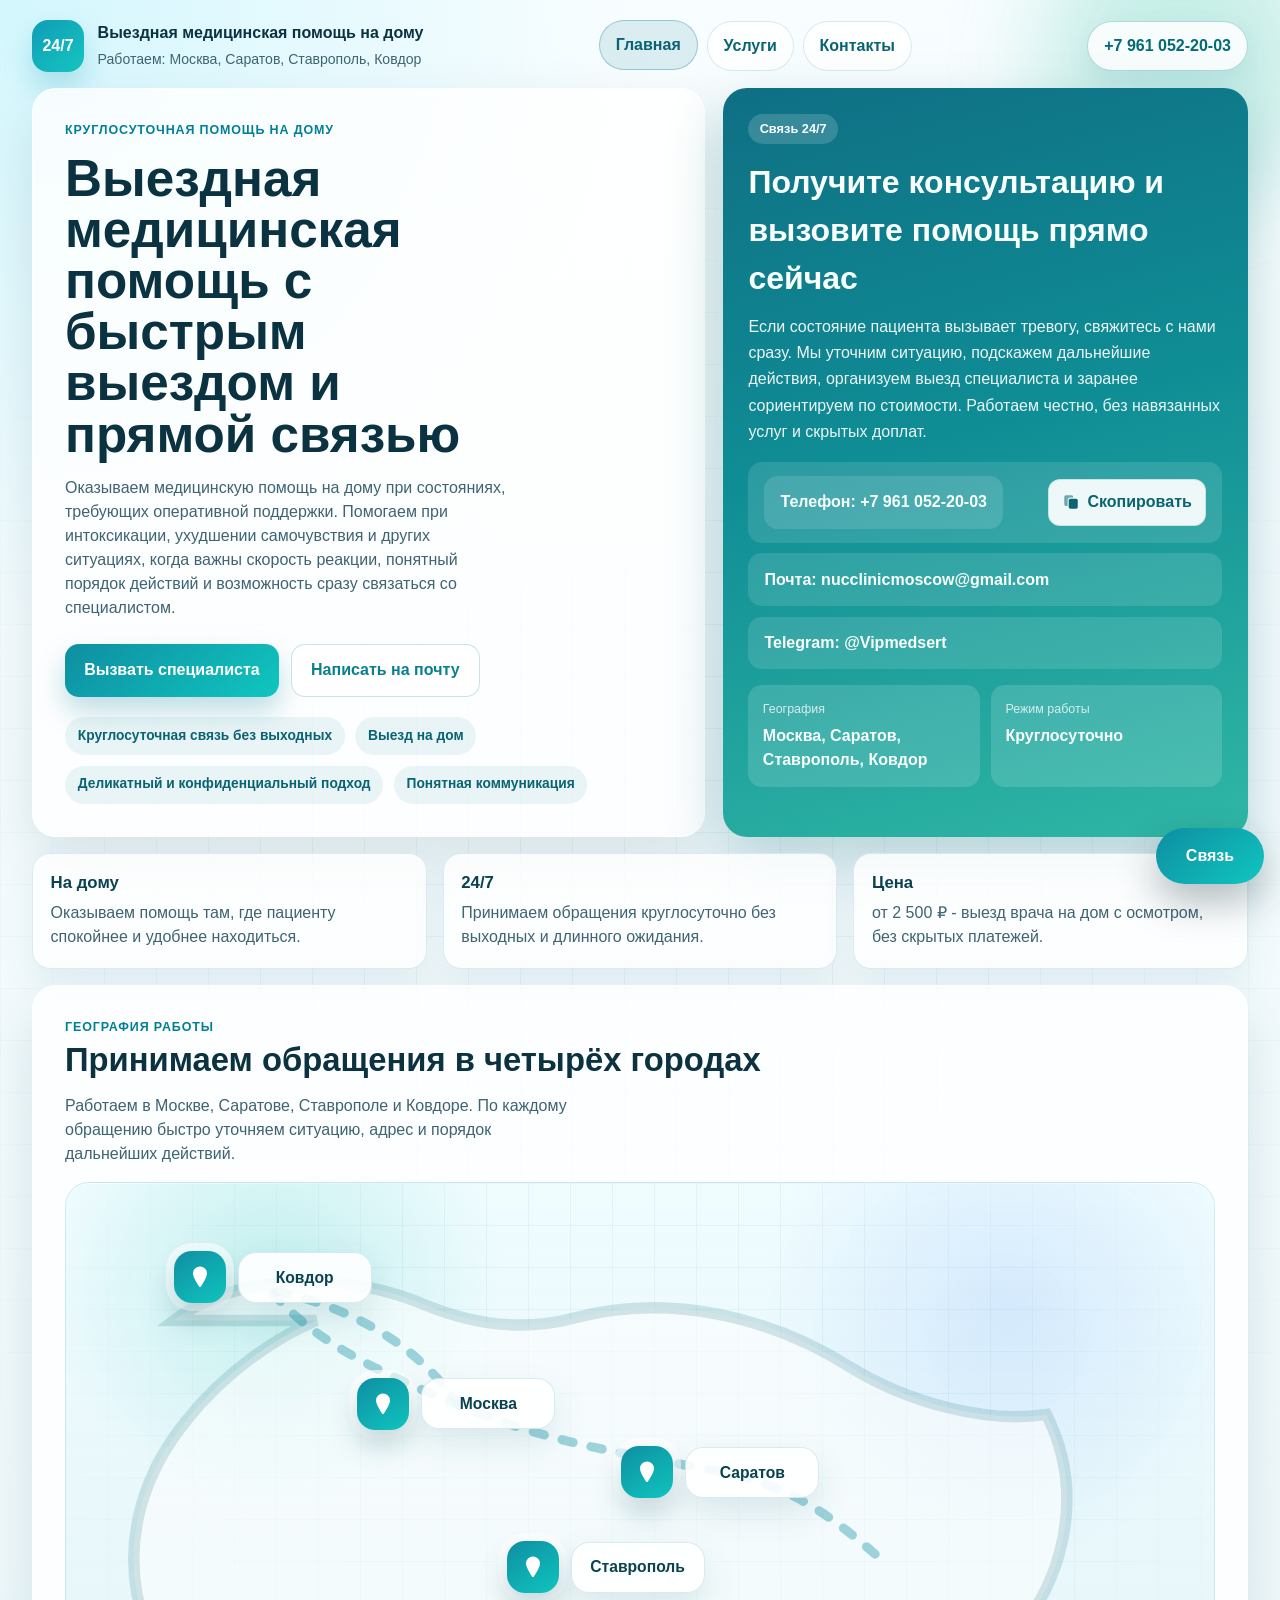
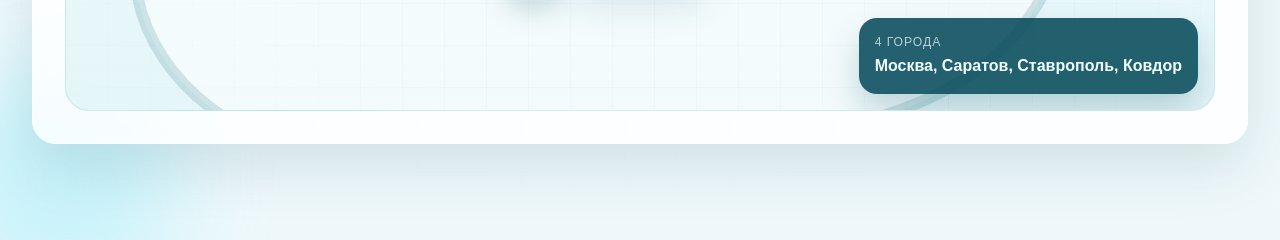
<file: uslugi/index.html>
<!doctype html>
<html lang="ru">
  <head>
    <meta charset="UTF-8" />
    <meta http-equiv="X-UA-Compatible" content="IE=edge" />
    <meta name="viewport" content="width=device-width, initial-scale=1.0" />
    <link rel="icon" type="image/svg+xml" href="/favicon.svg" />
    <link rel="canonical" href="https://vipmedmoscow.ru/uslugi/" />
    <meta
      name="description"
      content="Услуги выездной медицинской помощи по Москве: капельницы на дому, помощь при алкогольной интоксикации и состояния после употребления веществ."
    />
    <meta
      name="keywords"
      content="услуги выездной медицинской помощи Москва, капельницы на дому Москва, помощь на дому Москва"
    />
    <meta name="robots" content="index,follow,max-image-preview:large" />
    <meta property="og:type" content="website" />
    <meta property="og:locale" content="ru_RU" />
    <meta property="og:url" content="https://vipmedmoscow.ru/uslugi/" />
    <meta
      property="og:title"
      content="Услуги выездной медицинской помощи по Москве | Капельницы и помощь на дому"
    />
    <meta
      property="og:description"
      content="Услуги выездной медицинской помощи по Москве: капельницы на дому, помощь при алкогольной интоксикации и состояния после употребления веществ."
    />
    <meta name="theme-color" content="#0e8ea2" />
    <title>Услуги выездной медицинской помощи по Москве | Капельницы и помощь на дому</title>
    <script type="module" crossorigin src="/assets/main-B5pmVSAP.js"></script>
    <link rel="stylesheet" crossorigin href="/assets/main-BlgDzdpM.css">
  </head>
  <body>
    <div id="root"></div>
  </body>
</html>
</file>
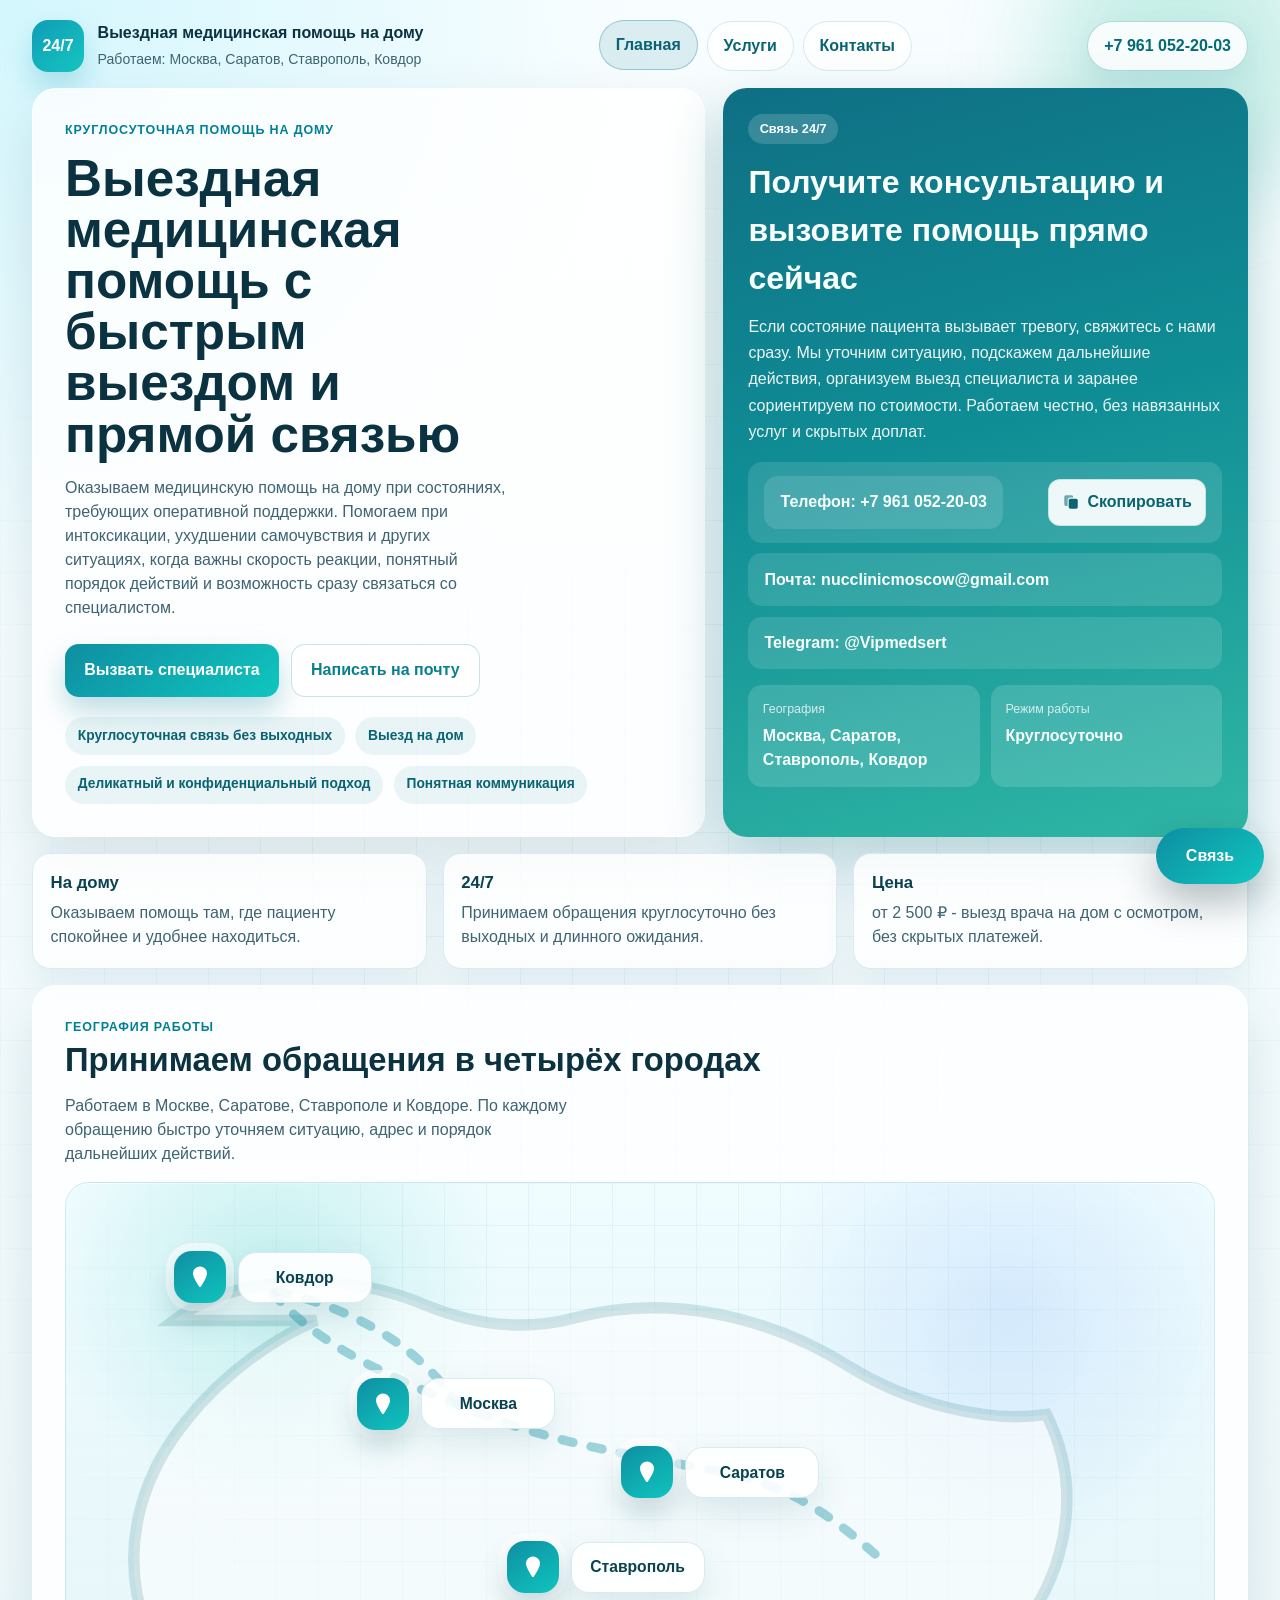
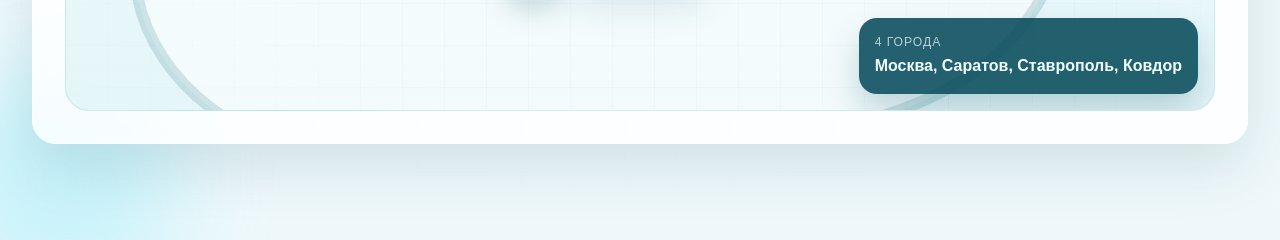
<file: vyezd-vracha-na-dom-v-moskve/index.html>
<!doctype html>
<html lang="ru">
  <head>
    <meta charset="UTF-8" />
    <meta http-equiv="X-UA-Compatible" content="IE=edge" />
    <meta name="viewport" content="width=device-width, initial-scale=1.0" />
    <link rel="icon" type="image/svg+xml" href="/favicon.svg" />
    <link rel="canonical" href="https://vipmedmoscow.ru/vyezd-vracha-na-dom-v-moskve/" />
    <meta name="description" content="Выездная медицинская помощь в Москве: отдельная посадочная страница под локальные запросы о помощи на дому и срочной консультации." />
    <meta name="keywords" content="выездная помощь Москва, помощь на дому Москва, срочная медицинская помощь Москва" />
    <meta name="robots" content="index,follow,max-image-preview:large" />
    <meta property="og:type" content="website" />
    <meta property="og:locale" content="ru_RU" />
    <meta property="og:url" content="https://vipmedmoscow.ru/vyezd-vracha-na-dom-v-moskve/" />
    <meta property="og:title" content="Выездная медицинская помощь в Москве | Срочная связь и помощь на дому" />
    <meta property="og:description" content="Выездная медицинская помощь в Москве: отдельная посадочная страница под локальные запросы о помощи на дому и срочной консультации." />
    <meta name="theme-color" content="#0e8ea2" />
    <meta name="geo.placename" content="Москва" />
    <title>Выездная медицинская помощь в Москве | Срочная связь и помощь на дому</title>
    <script type="module" crossorigin src="/assets/main-B5pmVSAP.js"></script>
    <link rel="stylesheet" crossorigin href="/assets/main-BlgDzdpM.css">
  </head>
  <body>
    <div id="root"></div>
  </body>
</html>
</file>
<file: assets/main-BlgDzdpM.css>
:root{--text-main: #0b3240;--text-soft: #3e6471;--surface-main: rgba(255, 255, 255, .8);--surface-border: rgba(255, 255, 255, .88);--accent-main: #0e8ea2;--accent-secondary: #10c6bf;--shadow-soft: 0 24px 56px rgba(5, 65, 80, .12);font-family:Segoe UI,Noto Sans,Helvetica Neue,Arial,sans-serif;line-height:1.5;font-weight:400;font-synthesis:none;text-rendering:optimizeLegibility;-webkit-font-smoothing:antialiased;-moz-osx-font-smoothing:grayscale}*,*:before,*:after{box-sizing:border-box}html{scroll-behavior:smooth}html,body,#root{min-height:100%}body{margin:0;min-width:320px;color:var(--text-main);background:#eef8fb}body,button,a,input,textarea,select{-webkit-tap-highlight-color:transparent}img,svg{max-width:100%;display:block}a{color:inherit;text-decoration:none}button{font:inherit}h1,h2,h3,h4,p{overflow-wrap:anywhere}._header_1g4tw_1{position:relative;z-index:1;display:grid;grid-template-columns:auto 1fr auto;gap:1rem;align-items:center;margin-bottom:1rem;width:100%;max-width:1280px;margin-left:auto;margin-right:auto}._brand_1g4tw_15{display:flex;gap:.85rem;align-items:center}._badge_1g4tw_21{display:inline-grid;place-items:center;width:52px;height:52px;border-radius:16px;background:linear-gradient(140deg,#0f9cb7,#16c6c0);color:#fff;font-weight:700;box-shadow:0 14px 28px #0f9cb740}._title_1g4tw_33{margin:0;font-size:1rem;font-weight:700}._subtitle_1g4tw_39{margin:.25rem 0 0;color:var(--text-soft);font-size:.88rem}._nav_1g4tw_45{display:flex;flex-wrap:wrap;justify-content:center;gap:.55rem}._navLink_1g4tw_52,._navLinkActive_1g4tw_53{border:1px solid rgba(10,127,143,.16);background:#ffffffc7;color:#0a6372;padding:.72rem 1rem;border-radius:999px;font-weight:600;cursor:pointer;transition:transform .2s ease,border-color .2s ease,background .2s ease}._navLink_1g4tw_52:hover,._navLinkActive_1g4tw_53{transform:translateY(-1px);background:#0a7f8f1f;border-color:#0a7f8f57}._phone_1g4tw_71{display:inline-flex;align-items:center;justify-content:center;min-height:48px;padding:.75rem 1rem;border-radius:999px;background:#ffffffd9;border:1px solid rgba(10,133,147,.3);color:#036a78;font-weight:700;box-shadow:0 10px 25px #08688b14}@media(max-width:1080px){._header_1g4tw_1{grid-template-columns:1fr;align-items:start}._nav_1g4tw_45{justify-content:flex-start}}@media(max-width:640px){._phone_1g4tw_71{width:100%}}._fab_a4980_1{position:fixed;right:1rem;bottom:1rem;z-index:30;min-width:108px;min-height:56px;border:none;border-radius:999px;background:linear-gradient(140deg,#0e8ea2,#10c6bf);color:#fff;font-weight:700;box-shadow:0 18px 40px #0422284d;cursor:pointer;transition:transform .2s ease,box-shadow .2s ease}._fab_a4980_1:hover,._fabOpen_a4980_19{transform:translateY(-2px)}._menu_a4980_23{position:fixed;right:1rem;bottom:4.85rem;z-index:29;display:grid;gap:.65rem;opacity:0;pointer-events:none;transform:translateY(12px);transition:opacity .2s ease,transform .2s ease}._menuOpen_a4980_36{opacity:1;pointer-events:auto;transform:translateY(0)}._item_a4980_42{display:inline-flex;align-items:center;gap:.75rem;min-width:196px;padding:.85rem 1rem;border-radius:16px;background:#fffffff5;border:1px solid rgba(8,118,138,.16);color:#0a4250;box-shadow:0 14px 35px #075d6e29;font-weight:700}._icon_a4980_56{display:inline-grid;place-items:center;width:34px;height:34px;border-radius:10px;background:linear-gradient(140deg,#0e8ea2,#10c6bf);color:#fff}._icon_a4980_56 svg{width:18px;height:18px;display:block}@media(max-width:640px){._fab_a4980_1{right:1rem;left:1rem;min-width:0}._menu_a4980_23{right:1rem;left:1rem;bottom:5rem}._item_a4980_42{min-width:0}}._button_13tdo_1{display:inline-flex;align-items:center;gap:.45rem;min-height:40px;padding:.65rem .85rem;border:1px solid rgba(10,127,143,.16);border-radius:12px;background:#ffffffeb;color:#0a6372;font-weight:700;cursor:pointer;transition:transform .2s ease,border-color .2s ease,background .2s ease}._button_13tdo_1:hover{transform:translateY(-1px);border-color:#0a7f8f52}._buttonCopied_13tdo_21{background:#10c6bf1f;border-color:#10c6bf5c}._icon_13tdo_26{display:inline-grid;place-items:center;width:18px;height:18px}._icon_13tdo_26 svg{width:18px;height:18px;display:block}._page_1r8kw_1{display:grid;gap:1rem}._hero_1r8kw_6{display:grid;grid-template-columns:minmax(0,1fr) minmax(360px,.78fr);gap:1.1rem;align-items:stretch}._heroCopy_1r8kw_13,._panel_1r8kw_14{padding:clamp(1rem,2.6vw,2rem);border-radius:24px;background:#fffc;border:1px solid rgba(255,255,255,.88);box-shadow:0 24px 56px #0541501f}._eyebrow_1r8kw_22,._sectionLabel_1r8kw_23{margin:0;color:#007f97;font-weight:700;letter-spacing:.07em;text-transform:uppercase;font-size:.78rem}._title_1r8kw_32{margin:.8rem 0 1rem;max-width:15ch;font-size:clamp(2rem,4vw,3.55rem);line-height:1}._text_1r8kw_39{margin:0;max-width:50ch;color:var(--text-soft);font-size:1rem}._actions_1r8kw_46{display:flex;flex-wrap:wrap;gap:.75rem;margin-top:1.5rem}._primaryLink_1r8kw_53,._secondaryLink_1r8kw_54{display:inline-flex;align-items:center;justify-content:center;min-height:50px;padding:.85rem 1.2rem;border-radius:14px;font-weight:700;transition:transform .2s ease,box-shadow .2s ease}._primaryLink_1r8kw_53{background:linear-gradient(140deg,#0e8ea2,#10c6bf);color:#fff;box-shadow:0 14px 28px #09819442}._secondaryLink_1r8kw_54{background:#ffffffeb;border:1px solid rgba(10,127,143,.22);color:#0a7f8f}._primaryLink_1r8kw_53:hover,._secondaryLink_1r8kw_54:hover{transform:translateY(-2px)}._reasonList_1r8kw_82{display:flex;flex-wrap:wrap;gap:.65rem;margin-top:1.25rem}._reasonBadge_1r8kw_89{padding:.55rem .8rem;border-radius:999px;background:#0a7f8f14;color:#0a6372;font-size:.86rem;font-weight:600}._heroCard_1r8kw_98{padding:clamp(1rem,2.6vw,1.6rem);border-radius:24px;background:linear-gradient(165deg,#0f6f84,#0f8d95 45%,#30b7a5);color:#f8fffe;box-shadow:0 24px 56px #0e6d7747;min-height:100%}._cardBadge_1r8kw_107{display:inline-block;margin:0;padding:.35rem .7rem;border-radius:999px;background:#ffffff29;font-size:.8rem;font-weight:700}._cardTitle_1r8kw_117{margin:.9rem 0 .7rem;font-size:clamp(1.4rem,3vw,2rem)}._cardText_1r8kw_122{margin:0;line-height:1.65;color:#ffffffeb}._contactList_1r8kw_128{display:grid;gap:.65rem;margin-top:1rem}._contactRow_1r8kw_134,._contactList_1r8kw_128 a{display:block;padding:.9rem 1rem;border-radius:14px;background:#ffffff1f;color:inherit;font-weight:600}._contactRow_1r8kw_134{display:flex;align-items:center;justify-content:space-between;gap:.75rem}._contactRow_1r8kw_134 a{min-width:0}._metaGrid_1r8kw_155{display:grid;grid-template-columns:repeat(2,minmax(0,1fr));gap:.7rem;margin-top:1rem}._metaGrid_1r8kw_155 article{padding:.9rem;border-radius:14px;background:#ffffff24}._metaGrid_1r8kw_155 span{display:block;margin-bottom:.35rem;color:#ffffffc7;font-size:.78rem}._stats_1r8kw_175,._grid_1r8kw_176,._cardGrid_1r8kw_177{display:grid;gap:1rem}._geoPanel_1r8kw_182{padding:clamp(1rem,2.6vw,2rem);border-radius:24px;background:#ffffffd1;border:1px solid rgba(255,255,255,.88);box-shadow:0 24px 56px #0541501f}._geoText_1r8kw_190{margin:0;max-width:58ch;color:var(--text-soft)}._geoMap_1r8kw_196{position:relative;aspect-ratio:1000 / 460;min-height:380px;margin-top:1rem;overflow:hidden;border-radius:24px;border:1px solid rgba(3,120,142,.12);background:radial-gradient(circle at 18% 18%,rgba(46,196,182,.22),transparent 22%),radial-gradient(circle at 82% 24%,rgba(59,130,246,.14),transparent 24%),linear-gradient(180deg,#effcfff5,#e1f4f8e0);box-shadow:inset 0 1px #fff9}._geoBackdrop_1r8kw_211{position:absolute;inset:0;background-image:linear-gradient(rgba(10,127,143,.06) 1px,transparent 1px),linear-gradient(90deg,rgba(10,127,143,.06) 1px,transparent 1px);background-size:42px 42px;-webkit-mask-image:radial-gradient(circle at center,black 48%,transparent 100%);mask-image:radial-gradient(circle at center,black 48%,transparent 100%);pointer-events:none}._geoSvg_1r8kw_222{position:absolute;inset:0;width:100%;height:100%;pointer-events:none}._geoContour_1r8kw_230{fill:#ffffff8c;stroke:#0b627229;stroke-width:10}._geoRoute_1r8kw_236{fill:none;stroke:#0e8ea261;stroke-width:8;stroke-linecap:round;stroke-linejoin:round;stroke-dasharray:10 16}._geoMarker_1r8kw_245{position:absolute;top:var(--marker-top);left:var(--marker-left);display:inline-flex;align-items:center;gap:.75rem;transform:translate(-50%,-50%);z-index:1}._geoPin_1r8kw_256{display:inline-grid;place-items:center;width:52px;height:52px;border-radius:18px;background:linear-gradient(145deg,#0e8ea2,#10c6bf);color:#fff;box-shadow:0 16px 28px #08556438,0 0 0 8px #ffffff9e}._geoPin_1r8kw_256 svg{width:24px;height:24px;display:block}._geoLabel_1r8kw_275{display:grid;gap:.1rem;min-width:134px;max-width:min(38vw,134px);padding:.8rem .95rem;border-radius:18px;background:#ffffffe6;border:1px solid rgba(9,108,124,.14);box-shadow:0 14px 35px #075d6e1f;text-align:center}._geoLabel_1r8kw_275 strong{color:#0a4250;font-size:.98rem}._geoLegend_1r8kw_293{position:absolute;right:1rem;bottom:1rem;display:grid;gap:.2rem;padding:.95rem 1rem;border-radius:18px;background:#094c5ce0;color:#effeff;box-shadow:0 18px 34px #08556438}._geoLegend_1r8kw_293 span{font-size:.76rem;text-transform:uppercase;letter-spacing:.08em;color:#effeffb8}._geoList_1r8kw_313{display:none}._stats_1r8kw_175{grid-template-columns:repeat(3,minmax(0,1fr))}._grid_1r8kw_176,._cardGrid_1r8kw_177{grid-template-columns:repeat(2,minmax(0,1fr))}._statCard_1r8kw_329,._infoCard_1r8kw_330,._stepCard_1r8kw_331{padding:1rem 1.1rem;border-radius:18px;border:1px solid rgba(3,120,142,.13);background:#ffffffd1;box-shadow:0 14px 35px #075d6e14}._statCard_1r8kw_329{min-height:116px}._statCard_1r8kw_329 h3,._infoCard_1r8kw_330 h3,._stepCard_1r8kw_331 h3{margin:0;font-size:1.05rem;color:#0a4250}._statCard_1r8kw_329 p,._infoCard_1r8kw_330 p,._stepCard_1r8kw_331 p{margin:.4rem 0 0;color:var(--text-soft)}._sectionHeading_1r8kw_358{margin-bottom:1rem}._sectionHeading_1r8kw_358 h2{margin:.35rem 0 0;font-size:clamp(1.35rem,3vw,2.05rem);line-height:1.08}._steps_1r8kw_368{display:grid;gap:.85rem}._stepCard_1r8kw_331{display:grid;grid-template-columns:54px 1fr;gap:.9rem;align-items:start}._stepIndex_1r8kw_380{display:inline-grid;place-items:center;width:54px;height:54px;border-radius:16px;background:linear-gradient(140deg,#0e8ea2,#10c6bf);color:#fff;font-weight:700}@media(max-width:1100px){._hero_1r8kw_6{grid-template-columns:minmax(0,1fr) minmax(320px,.82fr)}._title_1r8kw_32{max-width:12ch;font-size:clamp(1.9rem,4.8vw,3.1rem)}}@media(max-width:980px){._hero_1r8kw_6,._stats_1r8kw_175,._grid_1r8kw_176,._cardGrid_1r8kw_177{grid-template-columns:1fr}._geoMap_1r8kw_196{min-height:460px}._geoMarker_1r8kw_245{gap:.55rem}._geoLabel_1r8kw_275{min-width:112px;padding:.7rem .8rem}}@media(max-width:640px){._heroCopy_1r8kw_13,._panel_1r8kw_14,._heroCard_1r8kw_98,._geoPanel_1r8kw_182{padding:1rem}._title_1r8kw_32{max-width:none;font-size:clamp(1.9rem,10vw,2.7rem)}._text_1r8kw_39{max-width:none}._metaGrid_1r8kw_155{grid-template-columns:1fr}._geoMap_1r8kw_196{aspect-ratio:auto;min-height:320px}._geoPin_1r8kw_256{width:46px;height:46px;border-radius:16px}._geoPin_1r8kw_256 svg{width:22px;height:22px}._geoLabel_1r8kw_275{display:none}._geoLegend_1r8kw_293{right:.6rem;left:.6rem;bottom:.6rem;padding:.75rem .85rem}._geoLegend_1r8kw_293 strong{font-size:.92rem}._geoList_1r8kw_313{display:grid;grid-template-columns:repeat(2,minmax(0,1fr));gap:.65rem;margin-top:.85rem}._geoListItem_1r8kw_483{display:grid;place-items:center;min-height:58px;padding:.8rem;border-radius:16px;border:1px solid rgba(3,120,142,.13);background:#ffffffe0;box-shadow:0 10px 24px #075d6e14;text-align:center}._geoListItem_1r8kw_483 strong{color:#0a4250;font-size:.94rem}._contactRow_1r8kw_134{flex-direction:column;align-items:stretch}._stepCard_1r8kw_331{grid-template-columns:48px 1fr}._stepIndex_1r8kw_380{width:48px;height:48px}}@media(max-width:420px){._geoMap_1r8kw_196{min-height:290px}._geoPin_1r8kw_256{width:42px;height:42px;border-radius:14px;box-shadow:0 12px 22px #08556433,0 0 0 6px #fff9}._geoPin_1r8kw_256 svg{width:20px;height:20px}._geoLegend_1r8kw_293{padding:.7rem .75rem}._geoLegend_1r8kw_293 strong{font-size:.86rem}}._page_1ae1f_1{display:grid;gap:1rem}._intro_1ae1f_6,._panel_1ae1f_7{padding:clamp(1rem,2.6vw,2rem);border-radius:24px;background:#fffc;border:1px solid rgba(255,255,255,.88);box-shadow:0 24px 56px #0541501f}._eyebrow_1ae1f_15{margin:0;color:#007f97;font-weight:700;letter-spacing:.07em;text-transform:uppercase;font-size:.78rem}._intro_1ae1f_6 h1,._sectionHeading_1ae1f_25 h2{margin:.5rem 0 0;font-size:clamp(1.7rem,4vw,3rem);line-height:1.04}._intro_1ae1f_6 p:last-child{margin:1rem 0 0;max-width:58ch;color:var(--text-soft)}._cardGrid_1ae1f_37{display:grid;grid-template-columns:repeat(2,minmax(0,1fr));gap:1rem}._card_1ae1f_37,._step_1ae1f_44{padding:1rem 1.1rem;border-radius:18px;border:1px solid rgba(3,120,142,.13);background:#ffffffd1;box-shadow:0 14px 35px #075d6e14}._card_1ae1f_37 h2,._step_1ae1f_44 h3{margin:0;font-size:1.08rem;color:#0a4250}._card_1ae1f_37 p,._step_1ae1f_44 p{margin:.45rem 0 0;color:var(--text-soft)}._sectionHeading_1ae1f_25{margin-bottom:1rem}._steps_1ae1f_69{display:grid;gap:.85rem}._step_1ae1f_44{display:grid;grid-template-columns:54px 1fr;gap:.9rem;align-items:start}._stepIndex_1ae1f_81{display:inline-grid;place-items:center;width:54px;height:54px;border-radius:16px;background:linear-gradient(140deg,#0e8ea2,#10c6bf);color:#fff;font-weight:700}@media(max-width:900px){._cardGrid_1ae1f_37{grid-template-columns:1fr}}@media(max-width:640px){._intro_1ae1f_6,._panel_1ae1f_7{padding:1rem}._step_1ae1f_44{grid-template-columns:48px 1fr}._stepIndex_1ae1f_81{width:48px;height:48px}}._page_1yh4k_1{display:grid;gap:1rem}._intro_1yh4k_6,._featuredPanel_1yh4k_7,._faqPanel_1yh4k_8{padding:clamp(1rem,2.6vw,2rem);border-radius:24px;background:#ffffffd1;border:1px solid rgba(255,255,255,.9);box-shadow:0 24px 56px #0541501f}._eyebrow_1yh4k_16,._meta_1yh4k_17{margin:0;color:#007f97;font-weight:700;letter-spacing:.07em;text-transform:uppercase;font-size:.78rem}._intro_1yh4k_6 h1,._sectionHeading_1yh4k_27 h2,._featuredPanel_1yh4k_7 h2{margin:.5rem 0 0;font-size:clamp(1.75rem,4vw,3rem);line-height:1.04}._intro_1yh4k_6 p:last-child,._featuredPanel_1yh4k_7 p,._card_1yh4k_36 p,._faqCard_1yh4k_37 p{margin:1rem 0 0;color:var(--text-soft)}._grid_1yh4k_42,._faqGrid_1yh4k_43{display:grid;gap:1rem}._grid_1yh4k_42{grid-template-columns:repeat(2,minmax(0,1fr))}._faqGrid_1yh4k_43{grid-template-columns:repeat(3,minmax(0,1fr))}._card_1yh4k_36,._faqCard_1yh4k_37{display:grid;gap:.75rem;padding:1rem 1.1rem;border-radius:18px;border:1px solid rgba(3,120,142,.13);background:#ffffffdb;box-shadow:0 14px 35px #075d6e14;transition:transform .2s ease}._card_1yh4k_36:hover{transform:translateY(-2px)}._cardFeatured_1yh4k_72{background:linear-gradient(180deg,#0f8d951a,#10c6bf0f);border-color:#0a7f8f3d}._card_1yh4k_36 h2,._faqCard_1yh4k_37 h3{margin:0;color:#0a4250}._badge_1yh4k_83{display:inline-flex;width:fit-content;padding:.45rem .7rem;border-radius:999px;background:#0a7f8f1f;color:#0a6372;font-size:.82rem;font-weight:700}._featuredPanel_1yh4k_7{display:grid;grid-template-columns:minmax(0,1fr) auto;gap:1rem;align-items:end}._link_1yh4k_101{display:inline-flex;align-items:center;justify-content:center;min-height:50px;padding:.85rem 1.2rem;border-radius:14px;background:linear-gradient(140deg,#0e8ea2,#10c6bf);color:#fff;font-weight:700;box-shadow:0 14px 28px #09819442}._sectionHeading_1yh4k_27{margin-bottom:1rem}@media(max-width:980px){._grid_1yh4k_42,._faqGrid_1yh4k_43,._featuredPanel_1yh4k_7{grid-template-columns:1fr}}@media(max-width:640px){._intro_1yh4k_6,._featuredPanel_1yh4k_7,._faqPanel_1yh4k_8{padding:1rem}}._page_igmlf_1{display:grid;gap:1rem}._hero_igmlf_6{display:grid;grid-template-columns:minmax(0,1fr) minmax(320px,.9fr);gap:1rem}._heroCopy_igmlf_12,._heroAside_igmlf_13,._panel_igmlf_14{padding:clamp(1rem,2.6vw,2rem);border-radius:24px;background:#ffffffd1;border:1px solid rgba(255,255,255,.9);box-shadow:0 24px 56px #0541501f}._eyebrow_igmlf_22{margin:0;color:#007f97;font-weight:700;letter-spacing:.07em;text-transform:uppercase;font-size:.78rem}._heroCopy_igmlf_12 h1,._sectionHeading_igmlf_32 h2{margin:.55rem 0 0;font-size:clamp(1.8rem,4vw,3rem);line-height:1.03}._heroCopy_igmlf_12 p,._card_igmlf_39 p,._step_igmlf_40 p,._highlightCard_igmlf_41 p,._faqCard_igmlf_42 p{margin:1rem 0 0;color:var(--text-soft)}._keywordBox_igmlf_47{display:grid;gap:.35rem;margin-top:1.1rem;padding:.95rem 1rem;border-radius:16px;background:#0a7f8f14;border:1px solid rgba(10,127,143,.12)}._keywordBox_igmlf_47 span{color:#0a6372;font-size:.84rem;font-weight:700}._highlightGrid_igmlf_63,._cardGrid_igmlf_64,._faqGrid_igmlf_65{display:grid;gap:1rem}._highlightGrid_igmlf_63{grid-template-columns:1fr}._cardGrid_igmlf_64,._faqGrid_igmlf_65{grid-template-columns:repeat(3,minmax(0,1fr))}._highlightCard_igmlf_41,._card_igmlf_39,._step_igmlf_40,._faqCard_igmlf_42{padding:1rem 1.1rem;border-radius:18px;border:1px solid rgba(3,120,142,.13);background:#ffffffdb;box-shadow:0 14px 35px #075d6e14}._highlightCard_igmlf_41 h2,._card_igmlf_39 h3,._step_igmlf_40 h3,._faqCard_igmlf_42 h3{margin:0;color:#0a4250}._sectionHeading_igmlf_32{margin-bottom:1rem}._steps_igmlf_102{display:grid;gap:.85rem}._step_igmlf_40{display:grid;grid-template-columns:54px 1fr;gap:.9rem;align-items:start}._stepIndex_igmlf_114{display:inline-grid;place-items:center;width:54px;height:54px;border-radius:16px;background:linear-gradient(140deg,#0e8ea2,#10c6bf);color:#fff;font-weight:700}@media(max-width:1080px){._hero_igmlf_6,._cardGrid_igmlf_64,._faqGrid_igmlf_65{grid-template-columns:1fr}}@media(max-width:640px){._heroCopy_igmlf_12,._heroAside_igmlf_13,._panel_igmlf_14{padding:1rem}._step_igmlf_40{grid-template-columns:48px 1fr}._stepIndex_igmlf_114{width:48px;height:48px}}._page_1a2tt_1{display:grid;gap:1rem}._grid_1a2tt_6{display:grid;grid-template-columns:repeat(2,minmax(0,1fr));gap:1rem}._panel_1a2tt_12{padding:clamp(1rem,2.6vw,2rem);border-radius:24px;background:#fffc;border:1px solid rgba(255,255,255,.88);box-shadow:0 24px 56px #0541501f}._sectionHeading_1a2tt_20{margin-bottom:1rem}._eyebrow_1a2tt_24{margin:0;color:#007f97;font-weight:700;letter-spacing:.07em;text-transform:uppercase;font-size:.78rem}._sectionHeading_1a2tt_20 h1,._sectionHeading_1a2tt_20 h2{margin:.5rem 0 0;font-size:clamp(1.5rem,4vw,2.7rem);line-height:1.06}._contactStack_1a2tt_40{display:grid;gap:.75rem}._contactRow_1a2tt_45{display:block;padding:1rem;border-radius:16px;border:1px solid rgba(8,118,138,.12);background:#f5fcffe6}._contactRowWithAction_1a2tt_53{display:flex;align-items:center;justify-content:space-between;gap:.75rem}._contactLink_1a2tt_60{display:block;min-width:0}._contactRow_1a2tt_45 span{display:block;margin-bottom:.25rem;color:var(--text-soft);font-size:.84rem}._text_1a2tt_72{margin:0;max-width:56ch;color:var(--text-soft)}._metrics_1a2tt_78{display:grid;grid-template-columns:repeat(2,minmax(0,1fr));gap:.8rem;margin-top:1rem}._metrics_1a2tt_78 article{padding:1rem;border-radius:16px;background:#f5fcffe6;border:1px solid rgba(8,118,138,.12)}._metrics_1a2tt_78 span{display:block;margin-bottom:.3rem;color:var(--text-soft);font-size:.84rem}@media(max-width:900px){._grid_1a2tt_6,._metrics_1a2tt_78{grid-template-columns:1fr}}@media(max-width:640px){._panel_1a2tt_12{padding:1rem}._contactRowWithAction_1a2tt_53{flex-direction:column;align-items:stretch}}._page_1l351_1{position:relative;overflow:hidden;min-height:100vh;padding:1.25rem clamp(.9rem,3vw,2rem) 6rem;background:radial-gradient(circle at top left,rgba(126,232,250,.3),transparent 28%),linear-gradient(180deg,#f8fdff,#eef8fb)}._content_1l351_11{position:relative;z-index:1;display:grid;gap:1rem;width:100%;max-width:1280px;margin:0 auto}._gridOverlay_1l351_21{position:absolute;inset:0;background-image:linear-gradient(rgba(19,123,150,.06) 1px,transparent 1px),linear-gradient(90deg,rgba(19,123,150,.06) 1px,transparent 1px);background-size:52px 52px;-webkit-mask-image:radial-gradient(circle at center,black 30%,transparent 80%);mask-image:radial-gradient(circle at center,black 30%,transparent 80%);pointer-events:none}._orb_1l351_32{position:absolute;border-radius:50%;filter:blur(48px);opacity:.55;pointer-events:none;animation:_float_1l351_1 10s ease-in-out infinite}._orbOne_1l351_41{top:-80px;right:-40px;width:280px;height:280px;background:#50c9b08c}._orbTwo_1l351_49{bottom:-60px;left:-60px;width:240px;height:240px;background:#7ee8fa99;animation-delay:2s}@keyframes _float_1l351_1{0%,to{transform:translateY(0)}50%{transform:translateY(12px)}}@media(max-width:640px){._page_1l351_1{padding-bottom:7rem}}
</file>
